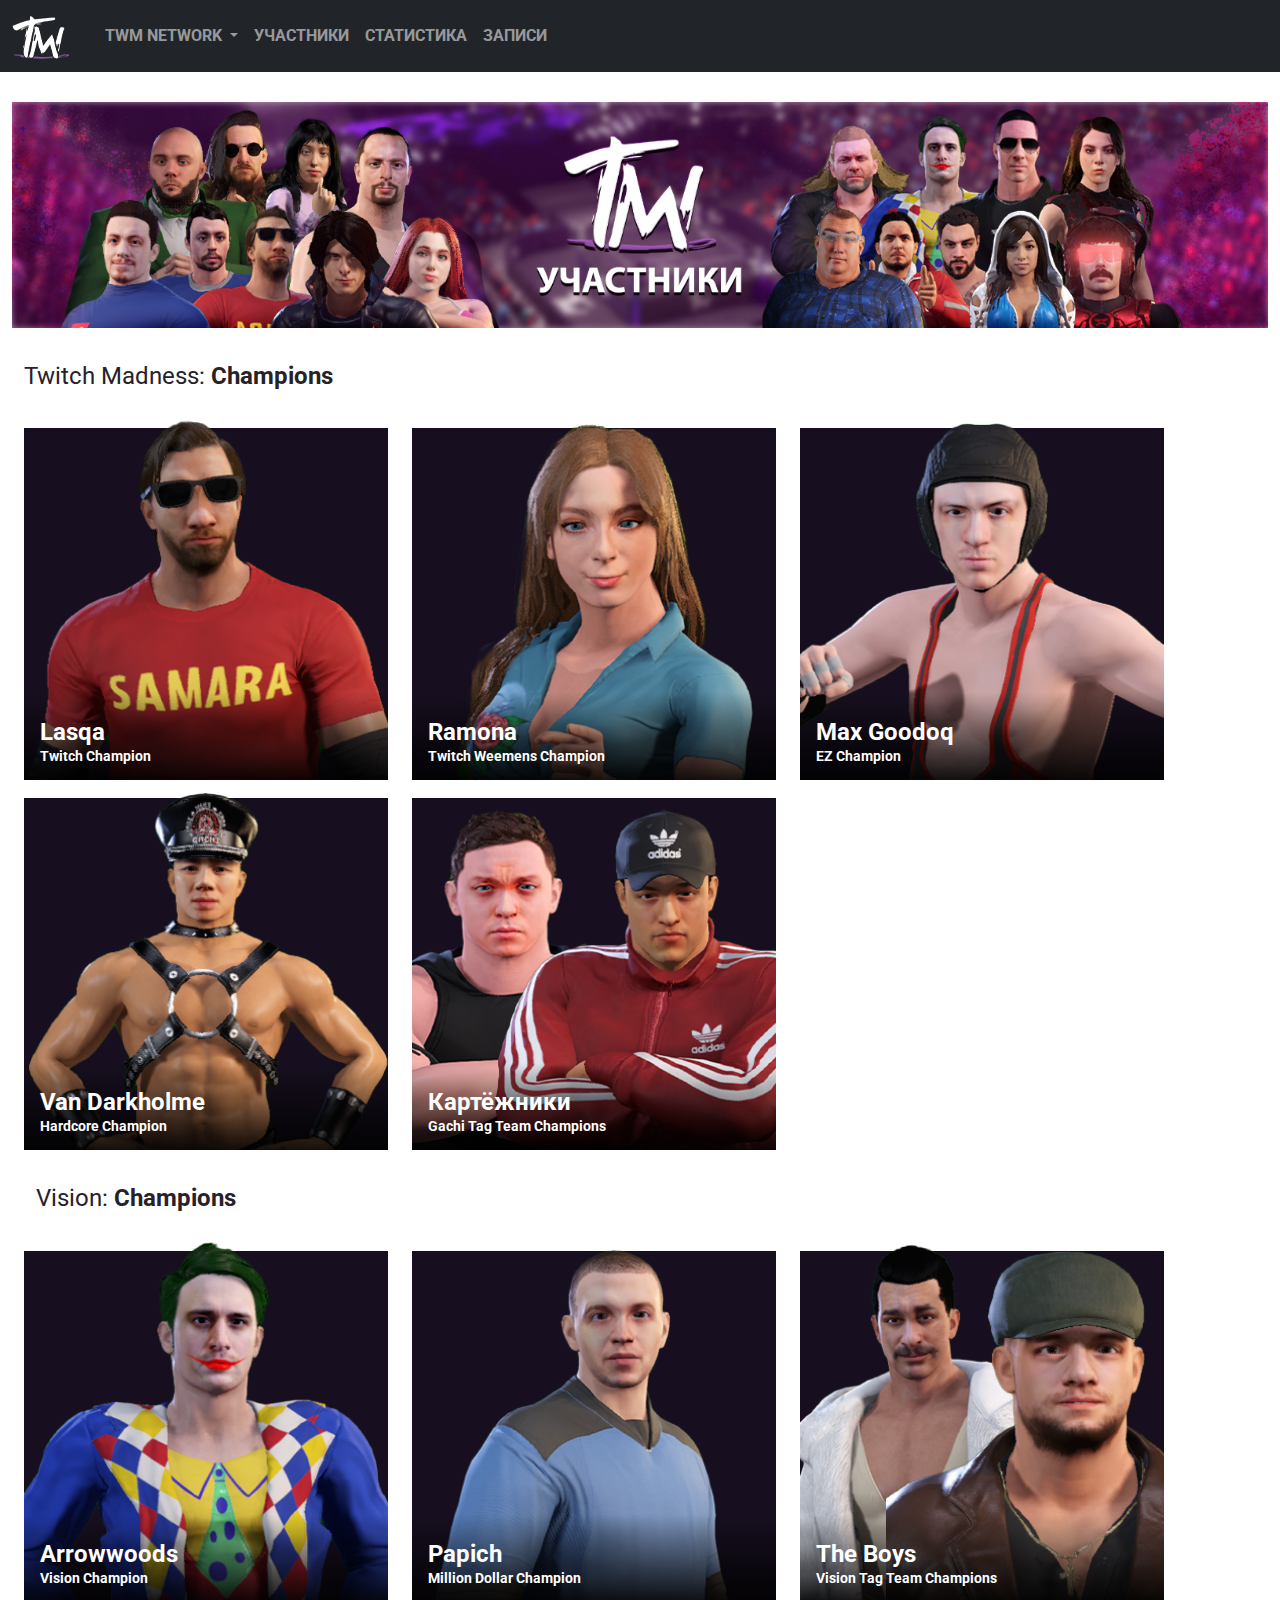
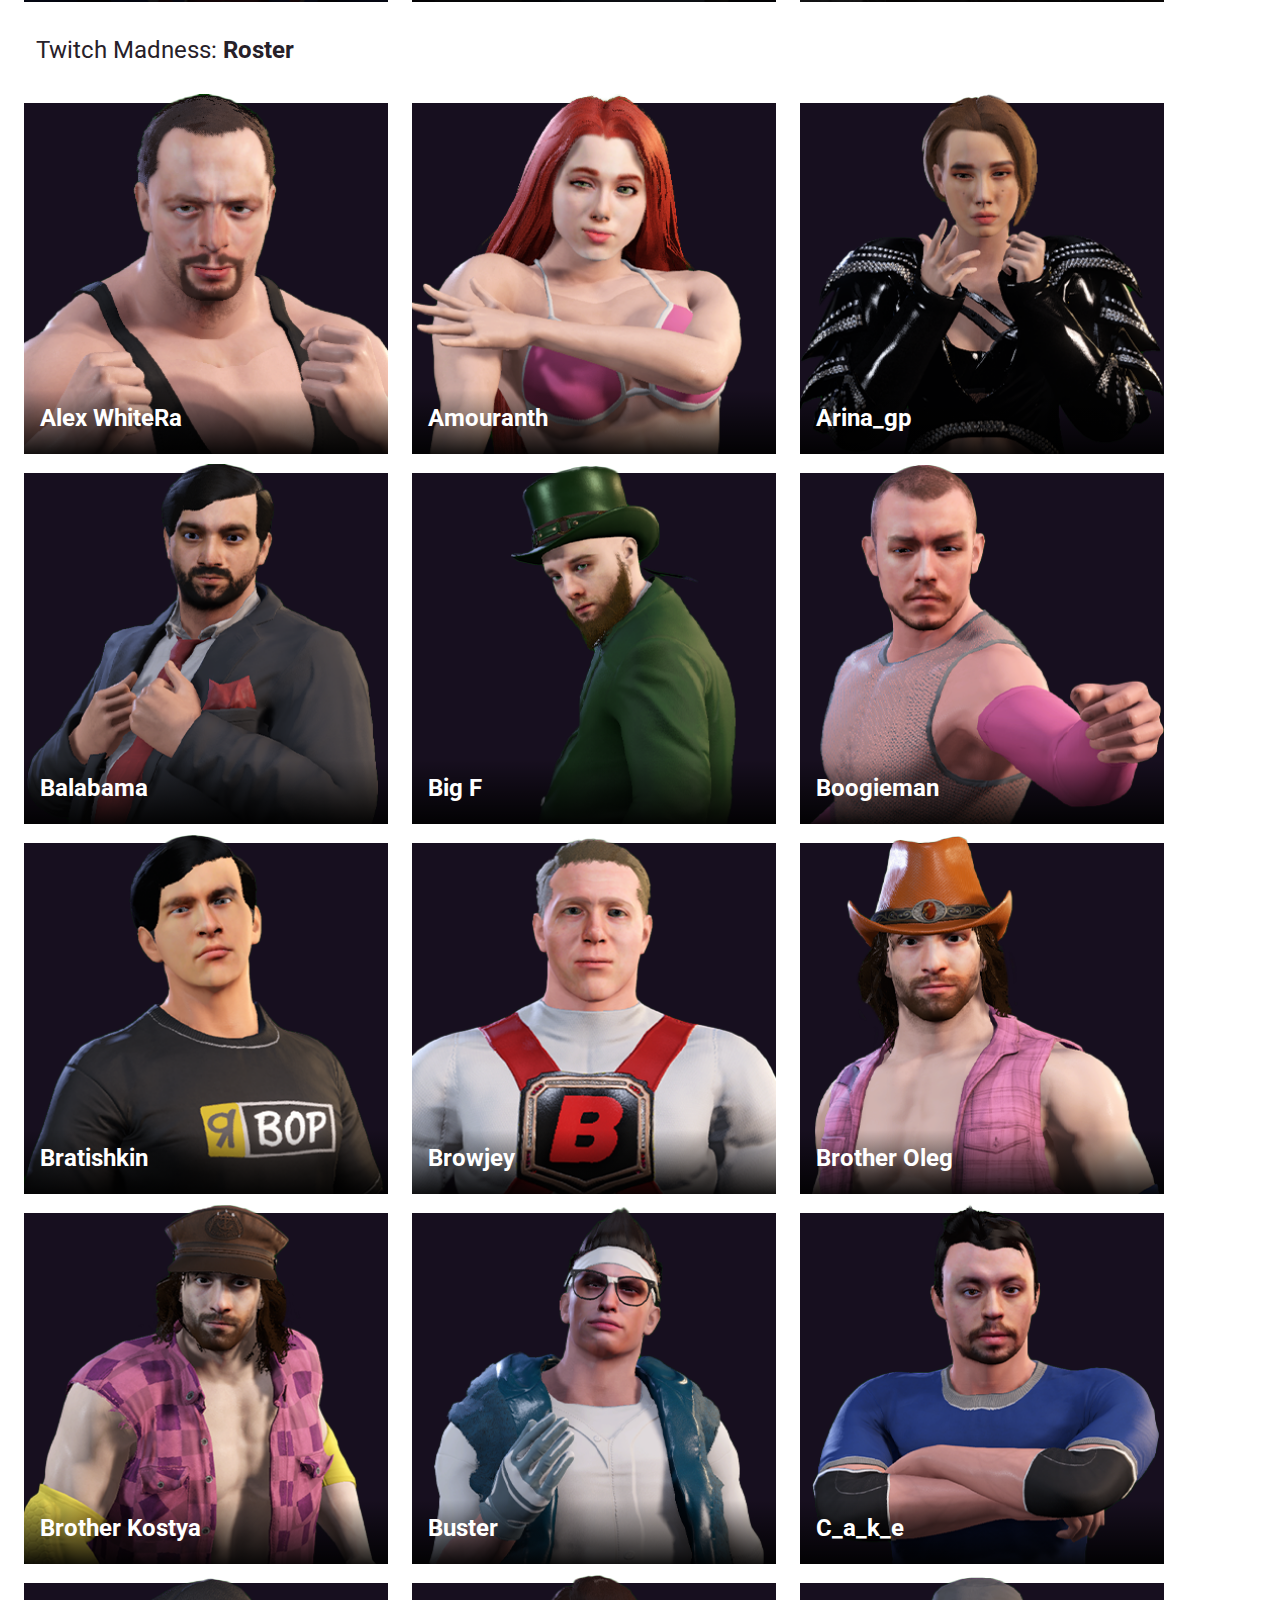
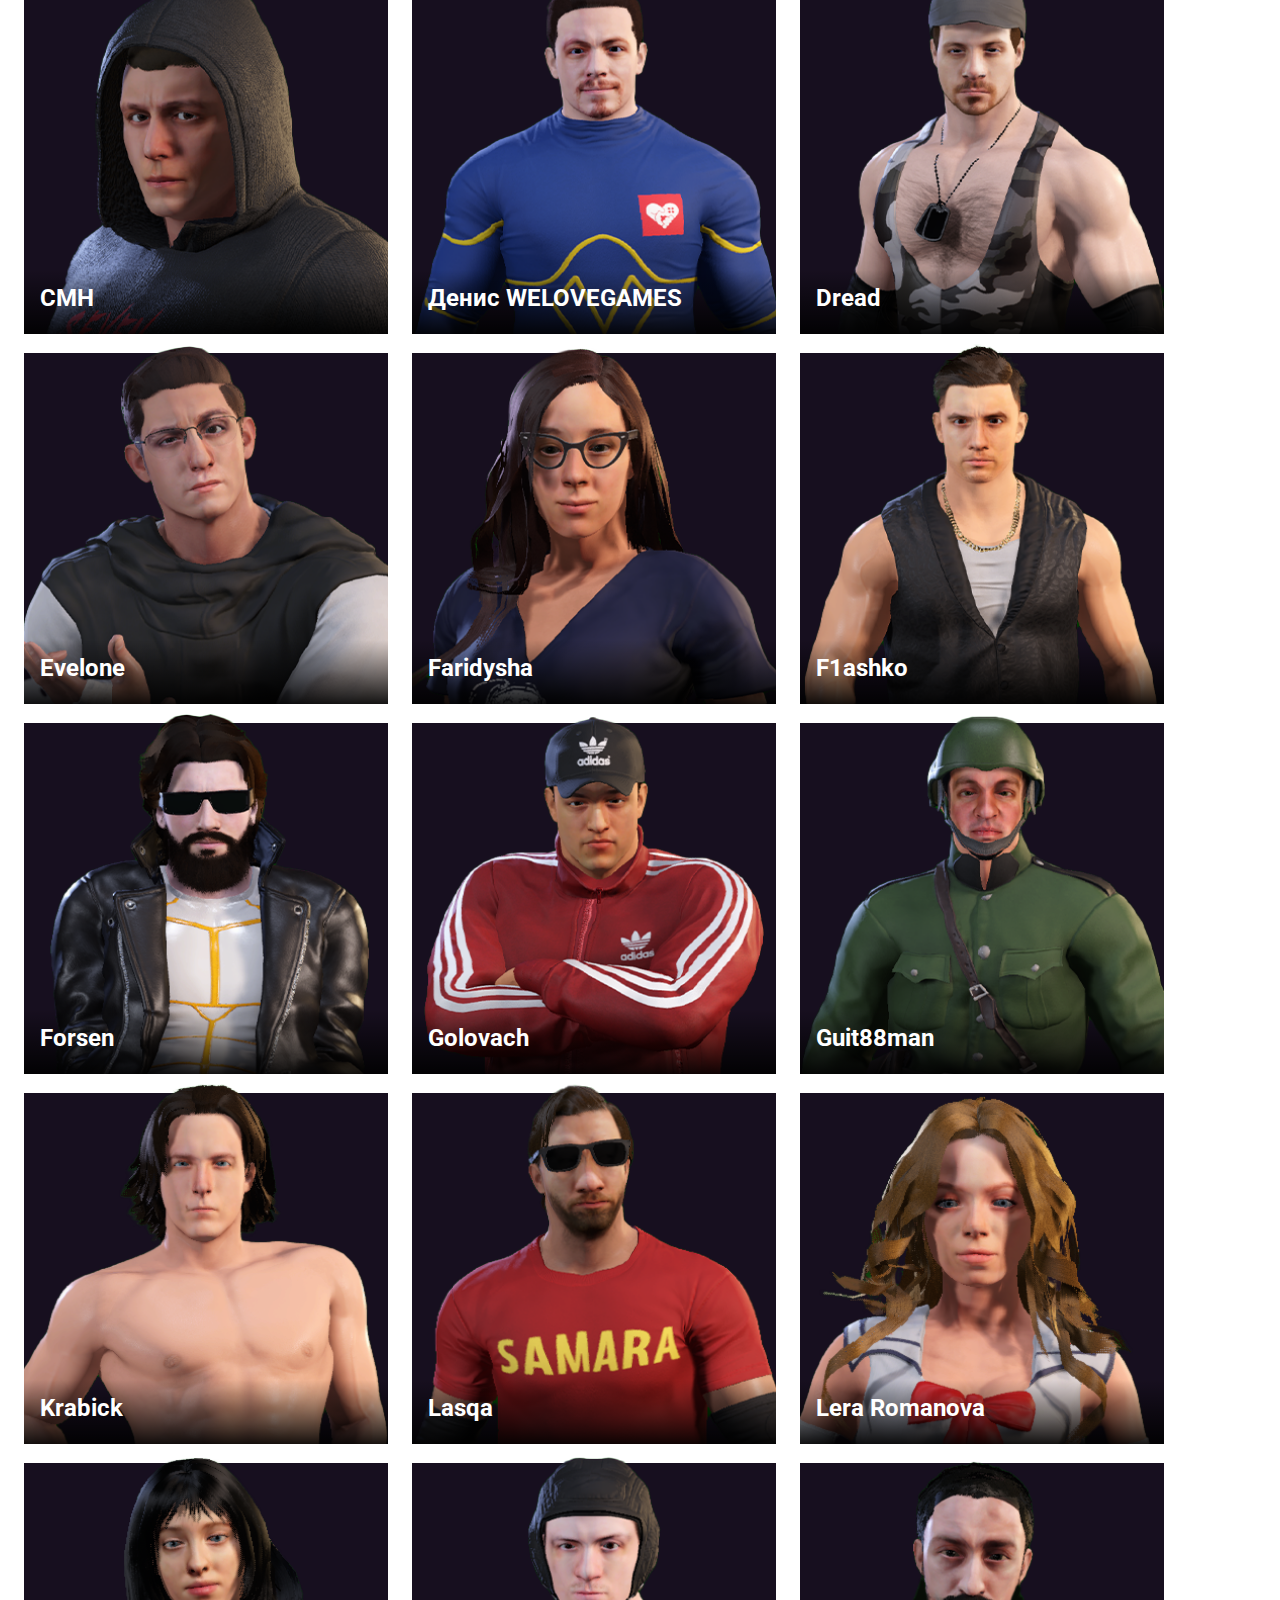
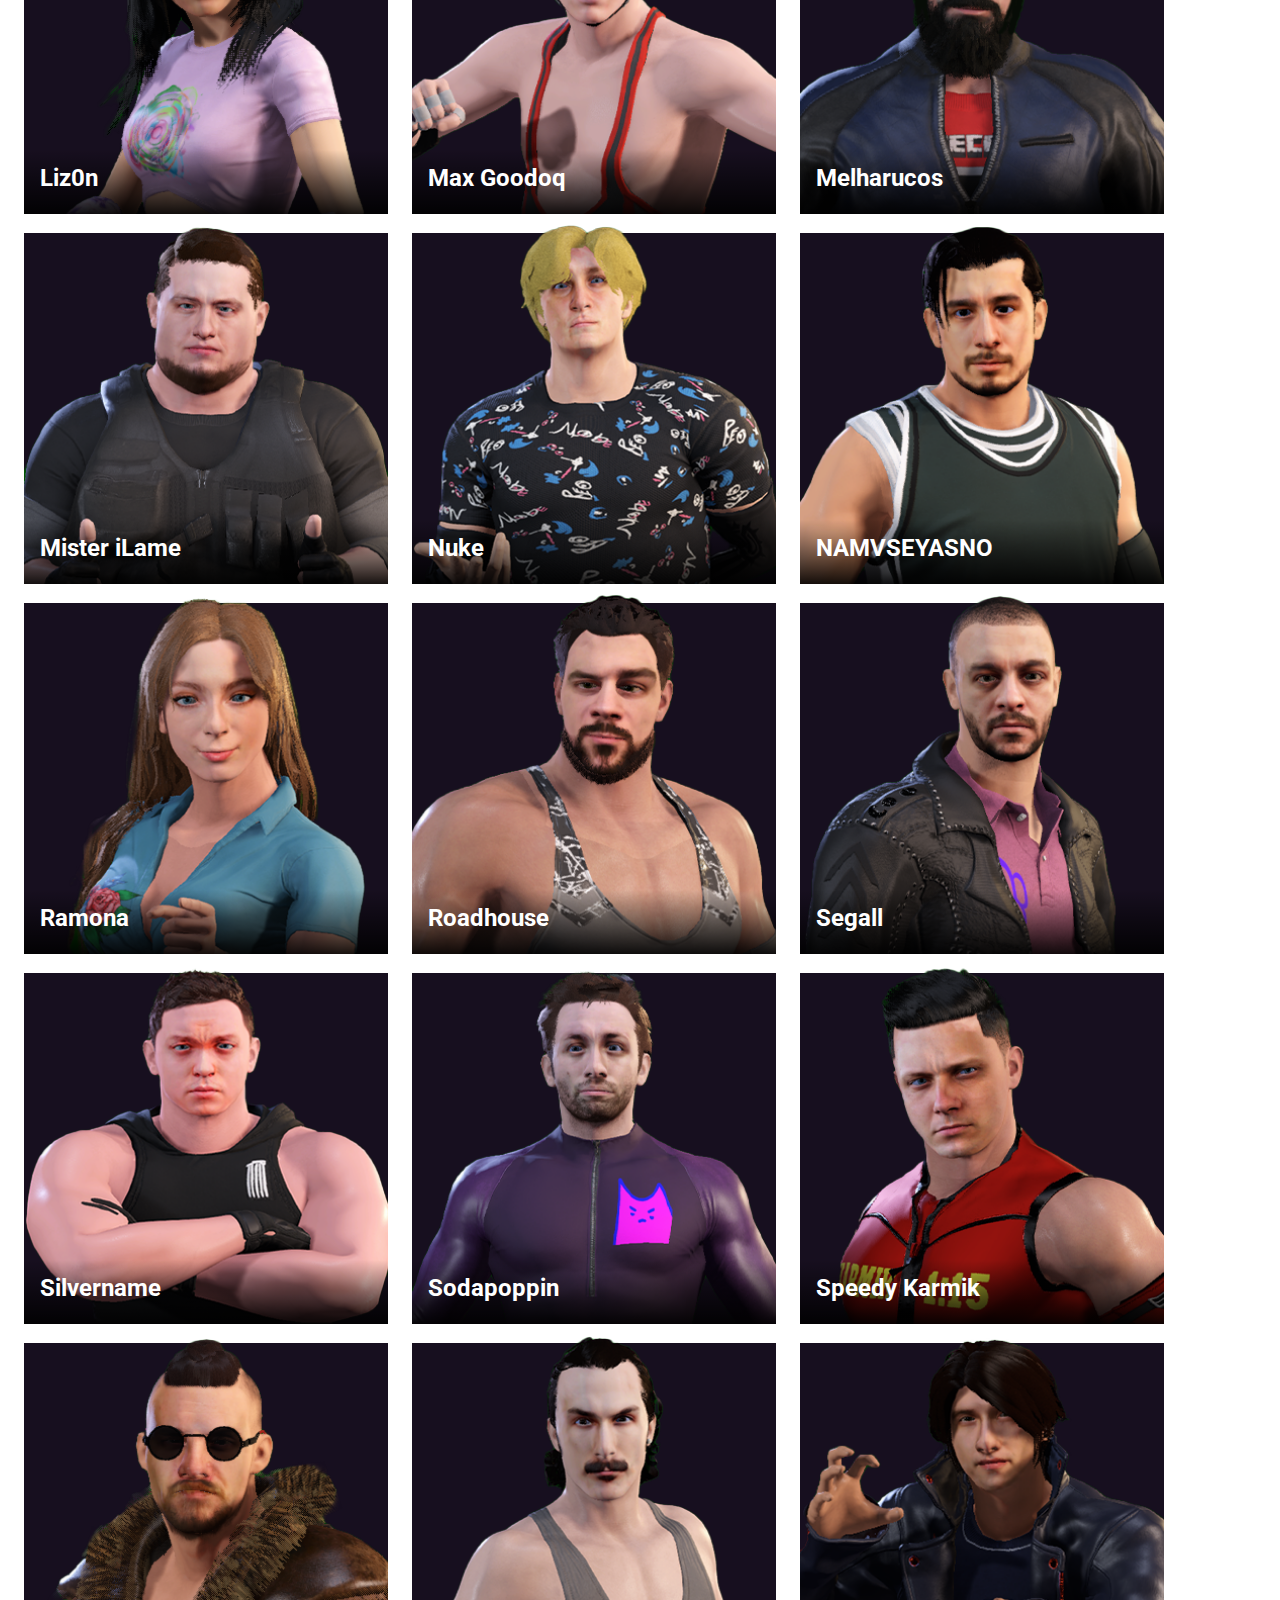
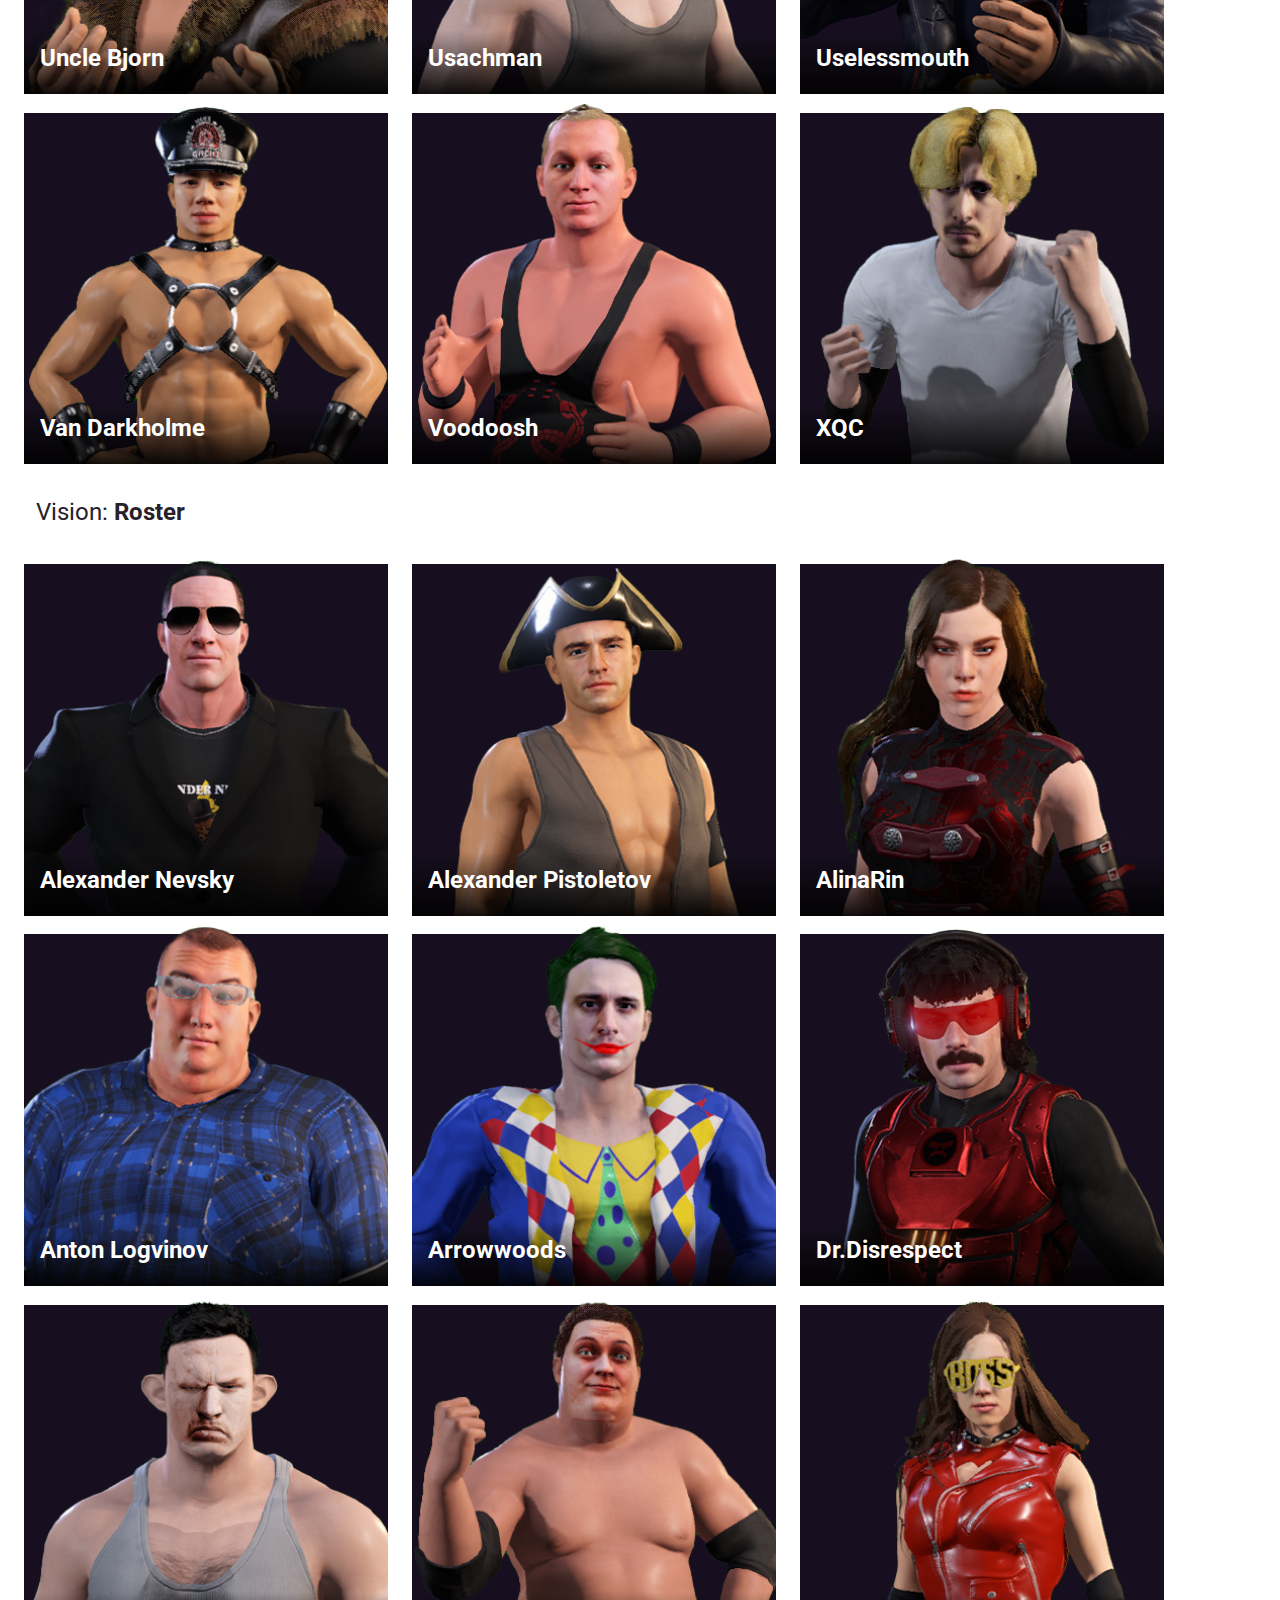
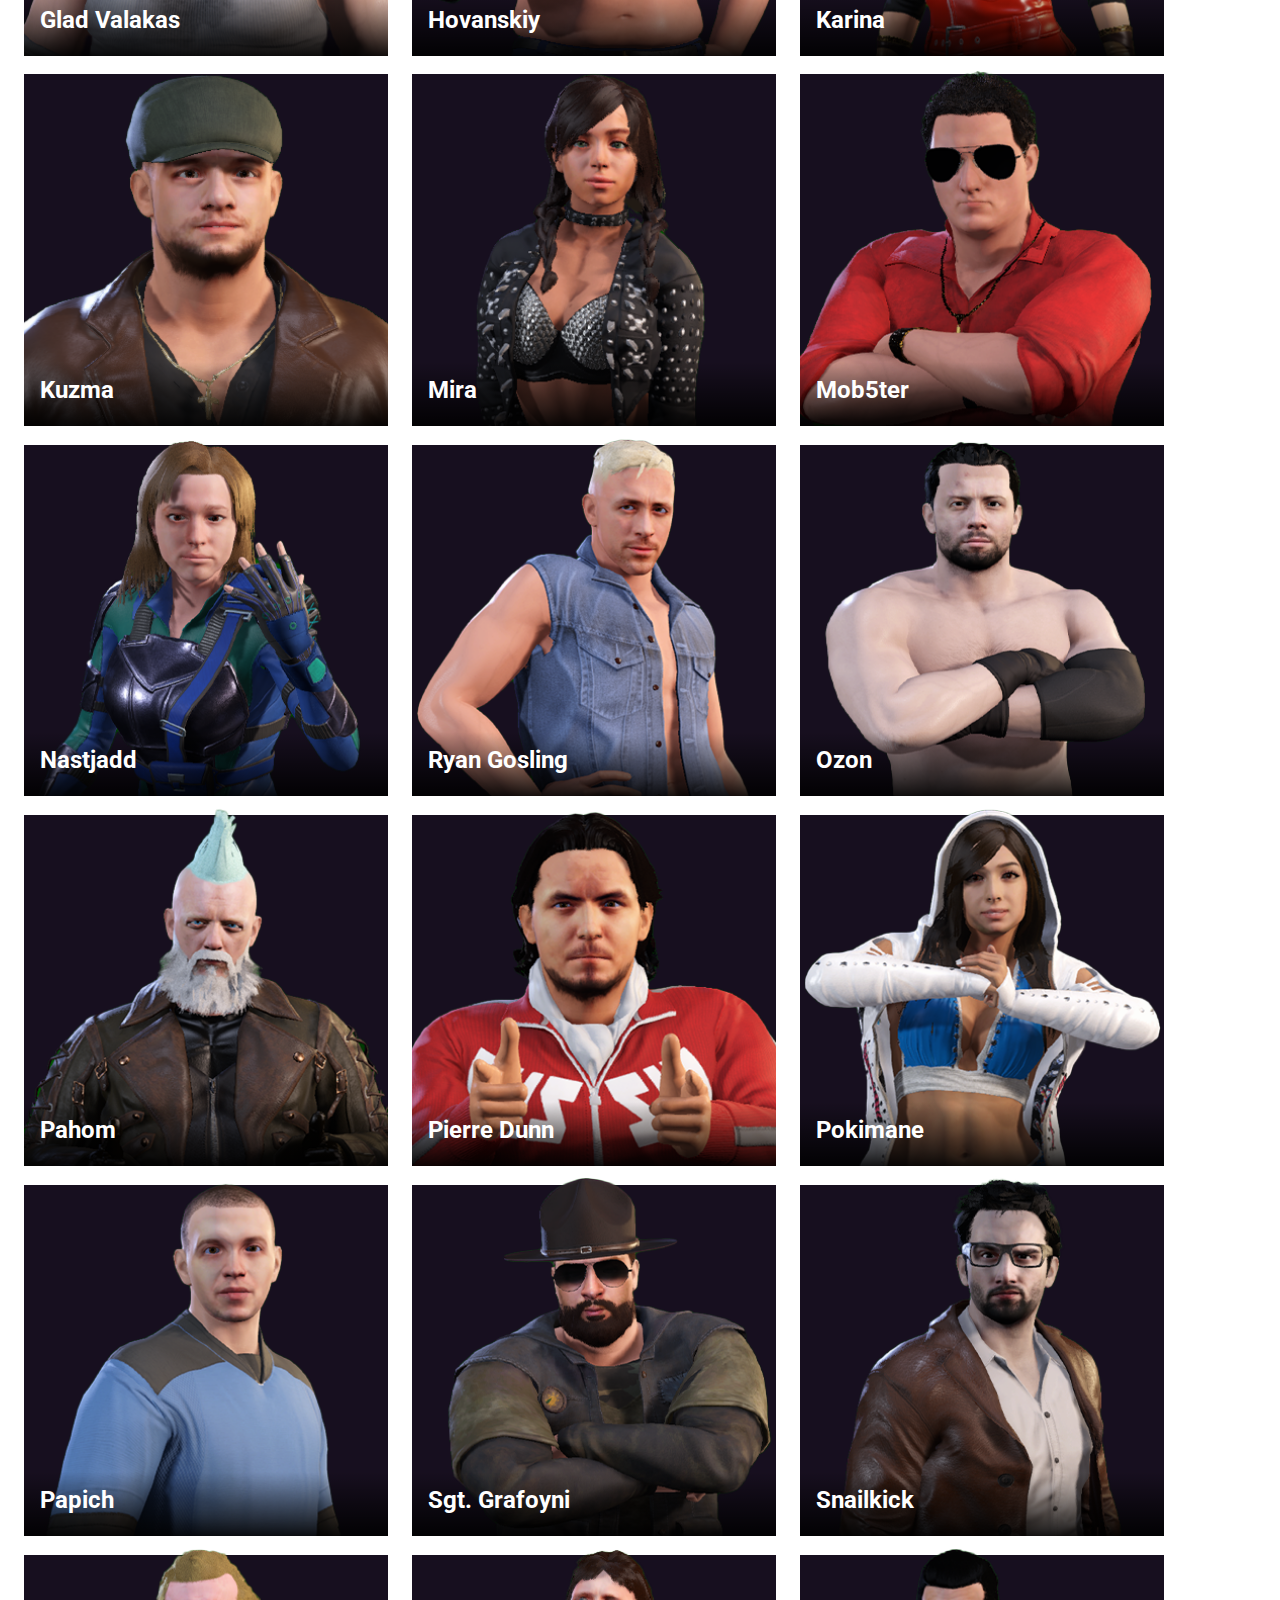
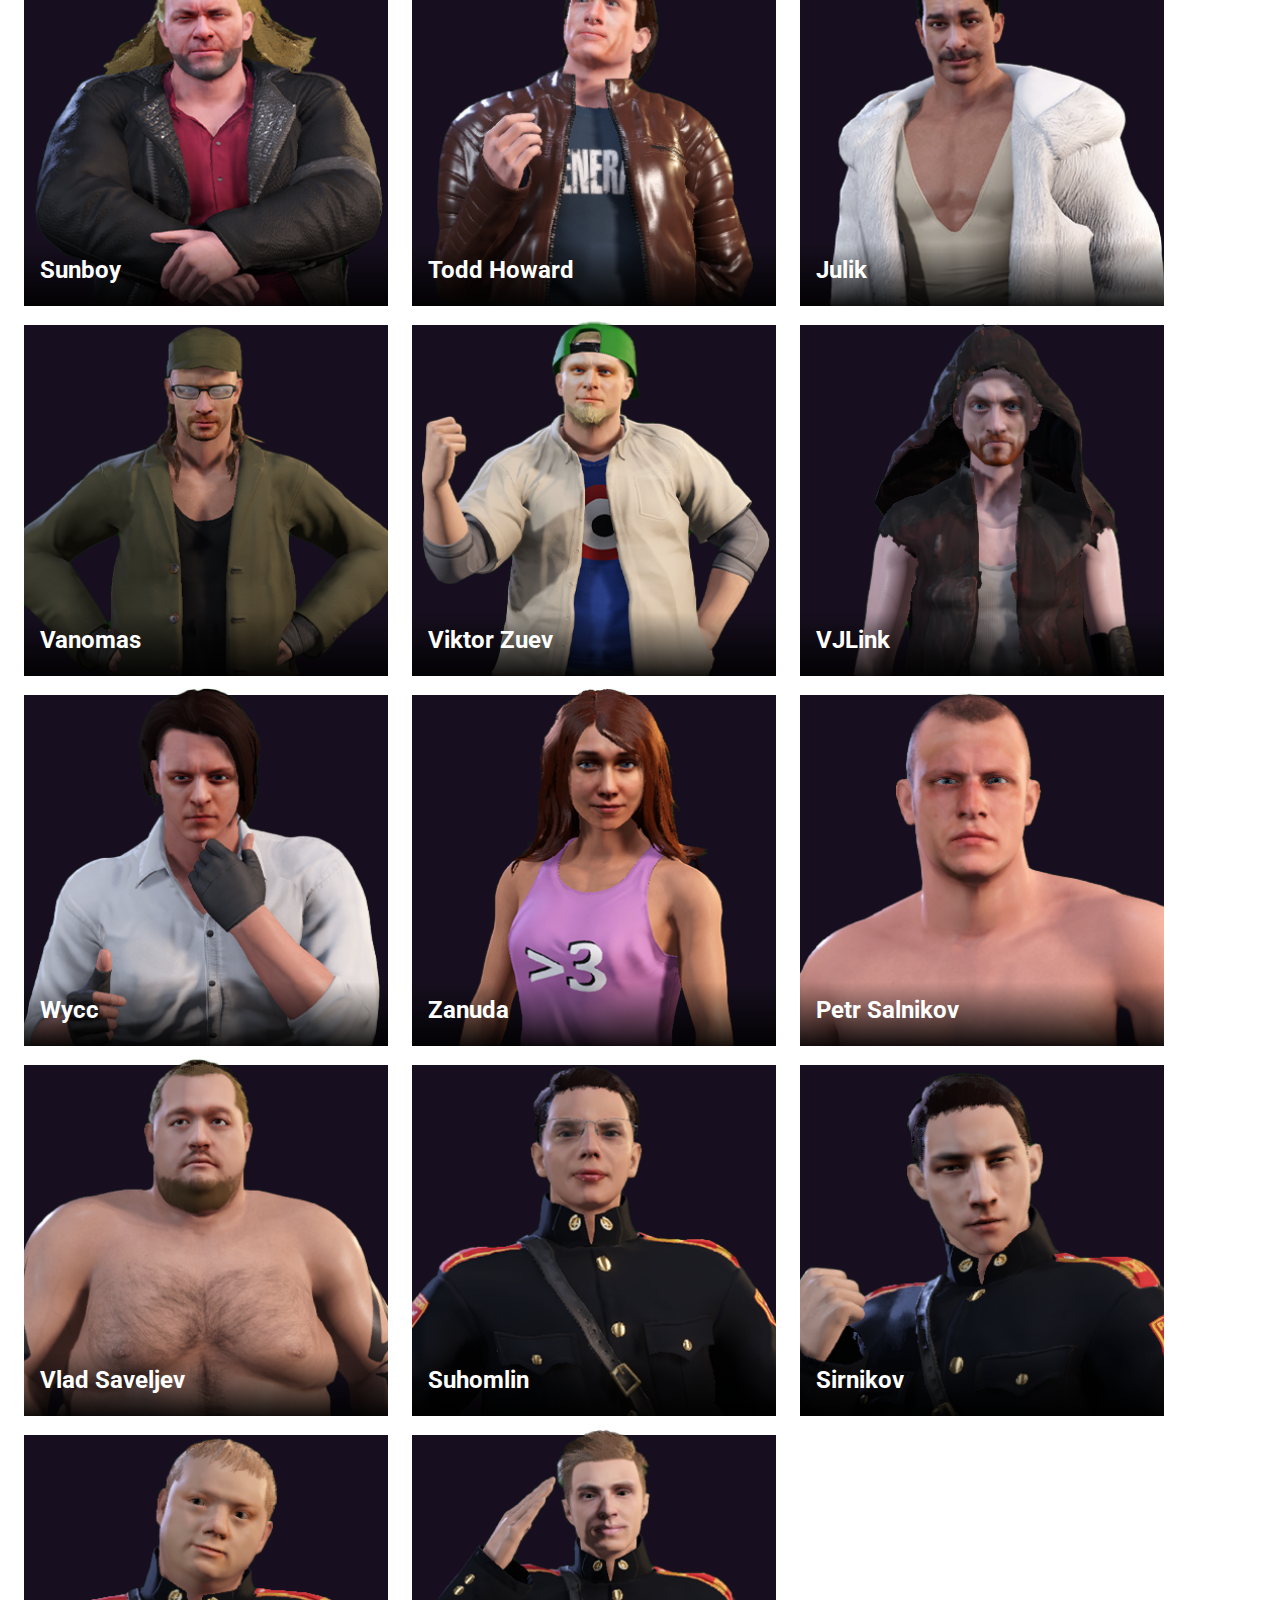
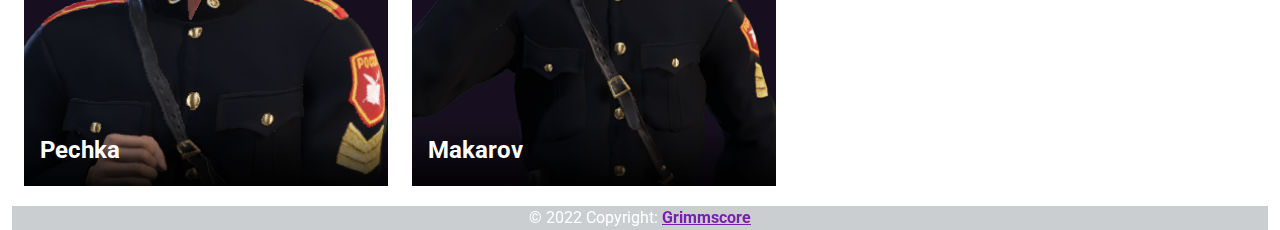
<file: index.html>
<!doctype html>
<html lang="ru">
  <head>
    <meta charset="utf-8">
    <meta name="viewport" content="width=device-width, initial-scale=1">
	<meta property="og:url" content="https://grimmscore.github.io/twitchmadness/">
	<meta property="og:image" content="https://grimmscore.github.io/twitchmadness/images/twm.jpg">
	<meta property="og:title" content="Twitch Madness Wrestling">
	<meta property="og:description" content="Twitch Madness & Vision News & Info">
	<meta property="og:type" content="website">
	<meta name="description" content="Twitch Madness & Vision News & Info">
	<meta name="keywords" content="TMW,Twitch Madness,Twitch Madness Wrestling,2022,2023,2024,2025,2026,2027,gaming">
    <title>TMW News, Results, Signatures, Vods</title>
	<link rel="apple-touch-icon" sizes="180x180" href="images/fv/apple-touch-icon.png">
	<link rel="icon" type="image/png" sizes="32x32" href="images/fv/favicon-32x32.png">
	<link rel="icon" type="image/png" sizes="16x16" href="images/fv/favicon-16x16.png">
	<link rel="manifest" href="images/fv/site.webmanifest">
	<link rel="mask-icon" href="images/fv/safari-pinned-tab.svg" color="#5bbad5">
	<link rel="icon" type="image/x-icon" href="images/fv/favicon.ico">
	<meta name="msapplication-TileColor" content="#da532c">
	<meta name="theme-color" content="#ffffff">
	<link href="styles/main2.css" rel="stylesheet">
<link href="styles/bootstrap.css" rel="stylesheet">
<script src="https://ajax.googleapis.com/ajax/libs/jquery/3.6.0/jquery.min.js"></script>
<script src="https://cdn.jsdelivr.net/npm/bootstrap@5.2.1/dist/js/bootstrap.bundle.min.js" integrity="sha384-u1OknCvxWvY5kfmNBILK2hRnQC3Pr17a+RTT6rIHI7NnikvbZlHgTPOOmMi466C8" crossorigin="anonymous"></script>
<script src="scripts/scroll.js"></script>
<script> 
$(function(){
  $("#header").load("nav.html"); 
  $("#footer").load("footer.html"); 
});
</script> 
<style>
@import url('https://fonts.googleapis.com/css2?family=Nunito:ital,wght@0,200;0,300;0,400;0,500;0,600;0,700;0,800;0,900;1,200;1,300;1,400;1,500;1,600;1,700;1,800;1,900&family=PT+Sans+Narrow:wght@400;700&family=Roboto:ital,wght@0,100;0,300;0,400;0,500;0,700;0,900;1,100;1,300;1,400;1,500;1,700;1,900&display=swap');
</style>
  </head>
  <body>
<div id="header"></div>

<div class="container">
<div class="col">
            <img style="margin-top:30px;"class="img-fluid" src="images/twm_participants.jpg">
  </div>
  </div>
<div class="container">
<div class="row row-cols-auto" style="margin:auto; padding-top:30px;">
      <p class="title" style="font-size:24px;font-weight:normal;">Twitch Madness: <b>Champions</b></p>
  </div>
</div>


<div class="container">
<div class="row row-cols-auto" style="margin:auto;">


<div class="col">
	<a href="wrestlers/lasqa.html">
	<div class="tmwrestlers-container" >
	<img class="tmwrestlers-image" src="images/wrestlers/lasqa.png">
	<div class="tmwrestlers-champions--info" aria-hidden="true">
	<div class="tmwrestlers-champions--name" itemprop="givenName">Lasqa</div>
	<div class="tmwrestlers-champions--championship">Twitch Champion</div>
	</div>
	</a>
	</div>
</div>

<div class="col">
	<a href="wrestlers/ramona.html">
	<div class="tmwrestlers-container" >
	<img class="tmwrestlers-image" src="images/wrestlers/ramona.png">
	<div class="tmwrestlers-champions--info" aria-hidden="true">
	<div class="tmwrestlers-champions--name" itemprop="givenName">Ramona</div>
	<div class="tmwrestlers-champions--championship">Twitch Weemens Champion</div>
	</div>
	</a>
	</div>
</div>


<div class="col">
<a href="wrestlers/goodoq.html">
<div class="tmwrestlers-container" >
	<img class="tmwrestlers-image" src="images/wrestlers/goodoq.png">
<div class="tmwrestlers-champions--info" aria-hidden="true">
              <div class="tmwrestlers-champions--name" itemprop="givenName">Max Goodoq</div>
              <div class="tmwrestlers-champions--championship">EZ Champion</div>
	</div>
	</a>
	</div>
</div>

<div class="col">
<a href="wrestlers/van.html">
          <div class="tmwrestlers-container" >
	<img class="tmwrestlers-image" src="images/wrestlers/van_darkholme.png">
<div class="tmwrestlers-champions--info" aria-hidden="true">
              <div class="tmwrestlers-champions--name" itemprop="givenName">Van Darkholme</div>
              <div class="tmwrestlers-champions--championship">Hardcore Champion</div>
	</div>
	</a>
	</div>
</div>

  <div class="col">
<a href="teams/cardmen.html">
          <div class="tmwrestlers-container" >
	<img class="tmwrestlers-image" src="images/teams/cardmen.png">
<div class="tmwrestlers-champions--info" aria-hidden="true">
              <div class="tmwrestlers-champions--name" itemprop="givenName">Картёжники</div>
              <div class="tmwrestlers-champions--championship">Gachi Tag Team Champions</div>
	</div>
	</a>
	</div>
</div>


</div>

<div class="container">
<div class="row row-cols-auto" style="margin:auto; padding-top:30px;">
      <p class="title" style="font-size:24px;font-weight:normal;">Vision: <b>Champions</b></p>
  </div>
</div>

<div class="row row-cols-auto" style="margin:auto;">


<div class="col">
<a href="wrestlers/arrowwoods.html">
<div class="tmwrestlers-container" >
	<img class="tmwrestlers-image" src="images/wrestlers/arrowwoods.png">
<div class="tmwrestlers-champions--info" aria-hidden="true">
              <div class="tmwrestlers-champions--name" itemprop="givenName">Arrowwoods</div>
              <div class="tmwrestlers-champions--championship">Vision Champion</div>
            </div>
          </div>
</a>
  </div>


<div class="col">
<a href="wrestlers/papich.html">
<div class="tmwrestlers-container" >
	<img class="tmwrestlers-image" src="images/wrestlers/papich.png">
<div class="tmwrestlers-champions--info" aria-hidden="true">
              <div class="tmwrestlers-champions--name" itemprop="givenName">Papich</div>
              <div class="tmwrestlers-champions--championship">Million Dollar Champion</div>
	</div>
	</a>
	</div>
</div>


<div class="col">
<a href="#">
<div class="tmwrestlers-container" >
	<img class="tmwrestlers-image" src="images/teams/theboys.png">
<div class="tmwrestlers-champions--info" aria-hidden="true">
              <div class="tmwrestlers-champions--name" itemprop="givenName">The Boys</div>
              <div class="tmwrestlers-champions--championship">Vision Tag Team Champions</div>
	</div>
	</a>
	</div>
</div>


</div>

<div class="container">
<div class="row row-cols-auto" style="margin:auto; padding-top:30px;">
      <p class="title" style="font-size:24px;font-weight:normal;">Twitch Madness: <b>Roster</b></p>
  </div>
</div>

<div class="row row-cols-auto" style="margin:auto;">


<div class="col">
<a href="wrestlers/whitera.html">
<div class="tmwrestlers-container" >
	<img class="tmwrestlers-image" src="images/wrestlers/whitera.png">
<div class="tmwrestlers-champions--info" aria-hidden="true">
              <div class="tmwrestlers--name" itemprop="givenName">Alex WhiteRa</div>
            </div>
          </div>

</a>
  </div>


<div class="col">
<a href="wrestlers/amouranth.html">
<div class="tmwrestlers-container" >
	<img class="tmwrestlers-image" src="images/wrestlers/amouranth.png">
<div class="tmwrestlers-champions--info" aria-hidden="true">
              <div class="tmwrestlers--name" itemprop="givenName">Amouranth</div>
	</div>
	</a>
	</div>
</div>

<div class="col">
<a href="wrestlers/arinagp.html">
<div class="tmwrestlers-container" >
	<img class="tmwrestlers-image" src="images/wrestlers/arina_gp.png">
<div class="tmwrestlers-champions--info" aria-hidden="true">
              <div class="tmwrestlers--name" itemprop="givenName">Arina_gp</div>
	</div>
	</a>
	</div>
</div>

<div class="col">
<a href="wrestlers/balabama.html">
<div class="tmwrestlers-container" >
	<img class="tmwrestlers-image" src="images/wrestlers/balabama.png">
<div class="tmwrestlers-champions--info" aria-hidden="true">
              <div class="tmwrestlers--name" itemprop="givenName">Balabama</div>
	</div>
	</a>
	</div>
</div>

<div class="col">
<a href="wrestlers/bigf.html">
<div class="tmwrestlers-container" >
	<img class="tmwrestlers-image" src="images/wrestlers/big_f.png">
<div class="tmwrestlers-champions--info" aria-hidden="true">
              <div class="tmwrestlers--name" itemprop="givenName">Big F</div>
            </div>
</a>
          </div>
  </div>

<div class="col">
<a href="wrestlers/boogieman.html">
<div class="tmwrestlers-container" >
	<img class="tmwrestlers-image" src="images/wrestlers/boogieman.png">
<div class="tmwrestlers-champions--info" aria-hidden="true">
              <div class="tmwrestlers--name" itemprop="givenName">Boogieman</div>
	</div>
	</a>
	</div>
</div>


<div class="col">
<a href="wrestlers/bratishkin.html">
<div class="tmwrestlers-container" >
	<img class="tmwrestlers-image" src="images/wrestlers/bratishkin.png">
<div class="tmwrestlers-champions--info" aria-hidden="true">
              <div class="tmwrestlers--name" itemprop="givenName">Bratishkin</div>
	</div>
	</a>
	</div>
</div>

<div class="col">
<a href="wrestlers/browjey.html">
<div class="tmwrestlers-container" >
	<img class="tmwrestlers-image" src="images/wrestlers/browjey.png">
<div class="tmwrestlers-champions--info" aria-hidden="true">
              <div class="tmwrestlers--name" itemprop="givenName">Browjey</div>
	</div>
	</a>
	</div>
</div>

<div class="col">
<a href="wrestlers/oleg.html">
<div class="tmwrestlers-container" >
	<img class="tmwrestlers-image" src="images/wrestlers/brother_oleg.png">
<div class="tmwrestlers-champions--info" aria-hidden="true">
              <div class="tmwrestlers--name" itemprop="givenName">Brother Oleg</div>
            </div>
</a>
          </div>
  </div>

<div class="col">
<a href="wrestlers/kostya.html">
<div class="tmwrestlers-container" >
	<img class="tmwrestlers-image" src="images/wrestlers/brother_kostya.png">
<div class="tmwrestlers-champions--info" aria-hidden="true">
              <div class="tmwrestlers--name" itemprop="givenName">Brother Kostya</div>
	</div>
	</a>
	</div>
</div>

<div class="col">
<a href="wrestlers/buster.html">
<div class="tmwrestlers-container" >
	<img class="tmwrestlers-image" src="images/wrestlers/buster.png">
<div class="tmwrestlers-champions--info" aria-hidden="true">
              <div class="tmwrestlers--name" itemprop="givenName">Buster</div>
	</div>
	</a>
	</div>
</div>

<div class="col">
<a href="wrestlers/cake.html">
<div class="tmwrestlers-container" >
	<img class="tmwrestlers-image" src="images/wrestlers/cake.png">
<div class="tmwrestlers-champions--info" aria-hidden="true">
              <div class="tmwrestlers--name" itemprop="givenName">C_a_k_e</div>
	</div>
	</a>
	</div>
</div>

<div class="col">
<a href="wrestlers/cmh.html">
<div class="tmwrestlers-container" >
	<img class="tmwrestlers-image" src="images/wrestlers/cmh.png">
<div class="tmwrestlers-champions--info" aria-hidden="true">
              <div class="tmwrestlers--name" itemprop="givenName">CMH</div>
	</div>
	</a>
	</div>
</div>

<div class="col">
<a href="wrestlers/wlg.html">
<div class="tmwrestlers-container" >
	<img class="tmwrestlers-image" src="images/wrestlers/wlg.png">
<div class="tmwrestlers-champions--info" aria-hidden="true">
              <div class="tmwrestlers--name" itemprop="givenName">Денис WELOVEGAMES</div>
            </div>
          </div>

</a>

  </div>

<div class="col">
<a href="wrestlers/dread.html">
<div class="tmwrestlers-container" >
	<img class="tmwrestlers-image" src="images/wrestlers/dread.png">
<div class="tmwrestlers-champions--info" aria-hidden="true">
              <div class="tmwrestlers--name" itemprop="givenName">Dread</div>
	</div>
	</a>
	</div>
</div>

<div class="col">
<a href="wrestlers/evelone.html">
<div class="tmwrestlers-container" >
	<img class="tmwrestlers-image" src="images/wrestlers/evelone.png">
<div class="tmwrestlers-champions--info" aria-hidden="true">
              <div class="tmwrestlers--name" itemprop="givenName">Evelone</div>
	</div>
	</a>
	</div>
</div>

<div class="col">
<a href="wrestlers/faridysha.html">
<div class="tmwrestlers-container" >
	<img class="tmwrestlers-image" src="images/wrestlers/faridysha.png">
<div class="tmwrestlers-champions--info" aria-hidden="true">
              <div class="tmwrestlers--name" itemprop="givenName">Faridysha</div>
	</div>
	</a>
	</div>
</div>

<div class="col">
<a href="wrestlers/flashko.html">
<div class="tmwrestlers-container" >
	<img class="tmwrestlers-image" src="images/wrestlers/flashko.png">
<div class="tmwrestlers-champions--info" aria-hidden="true">
              <div class="tmwrestlers--name" itemprop="givenName">F1ashko</div>
	</div>
	</a>
	</div>
</div>

<div class="col">
<a href="wrestlers/forsen.html">
<div class="tmwrestlers-container" >
	<img class="tmwrestlers-image" src="images/wrestlers/forsen.png">
<div class="tmwrestlers-champions--info" aria-hidden="true">
              <div class="tmwrestlers--name" itemprop="givenName">Forsen</div>
            </div>
          </div>

</a>
  </div>

<div class="col">
<a href="wrestlers/golovach.html">
<div class="tmwrestlers-container" >
	<img class="tmwrestlers-image" src="images/wrestlers/golovach.png">
<div class="tmwrestlers-champions--info" aria-hidden="true">
              <div class="tmwrestlers--name" itemprop="givenName">Golovach</div>
	</div>
	</a>
	</div>
</div>

<div class="col">
<a href="wrestlers/guitman.html">
<div class="tmwrestlers-container" >
	<img class="tmwrestlers-image" src="images/wrestlers/guitman.png">
<div class="tmwrestlers-champions--info" aria-hidden="true">
              <div class="tmwrestlers--name" itemprop="givenName">Guit88man</div>
	</div>
	</a>
	</div>
</div>

<div class="col">
<a href="wrestlers/krabick.html">
<div class="tmwrestlers-container" >
	<img class="tmwrestlers-image" src="images/wrestlers/krabick.png">
<div class="tmwrestlers-champions--info" aria-hidden="true">
              <div class="tmwrestlers--name" itemprop="givenName">Krabick</div>
	</div>
	</a>
	</div>
</div>

<div class="col">
<a href="wrestlers/lasqa.html">
<div class="tmwrestlers-container" >
	<img class="tmwrestlers-image" src="images/wrestlers/lasqa.png">
<div class="tmwrestlers-champions--info" aria-hidden="true">
              <div class="tmwrestlers--name" itemprop="givenName">Lasqa</div>
            </div>
          </div>

</a>
  </div>

<div class="col">
<a href="wrestlers/romanova_lera.html">
<div class="tmwrestlers-container" >
	<img class="tmwrestlers-image" src="images/wrestlers/romanovalera.png">
<div class="tmwrestlers-champions--info" aria-hidden="true">
              <div class="tmwrestlers--name" itemprop="givenName">Lera Romanova</div>
	</div>
	</a>
	</div>
</div>

<div class="col">
<a href="wrestlers/lizon.html">
<div class="tmwrestlers-container" >
	<img class="tmwrestlers-image" src="images/wrestlers/lizon.png">
<div class="tmwrestlers-champions--info" aria-hidden="true">
              <div class="tmwrestlers--name" itemprop="givenName">Liz0n</div>
	</div>
	</a>
	</div>
</div>

<div class="col">
<a href="wrestlers/goodoq.html">
<div class="tmwrestlers-container" >
	<img class="tmwrestlers-image" src="images/wrestlers/goodoq.png">
<div class="tmwrestlers-champions--info" aria-hidden="true">
              <div class="tmwrestlers--name" itemprop="givenName">Max Goodoq</div>
	</div>
	</a>
	</div>
</div>

<div class="col">
<a href="wrestlers/melharucos.html">
<div class="tmwrestlers-container" >
	<img class="tmwrestlers-image" src="images/wrestlers/melharucos.png">
<div class="tmwrestlers-champions--info" aria-hidden="true">
              <div class="tmwrestlers--name" itemprop="givenName">Melharucos</div>
            </div>
          </div>
</a>
  </div>

<div class="col">
<a href="wrestlers/ilame.html">
<div class="tmwrestlers-container" >
	<img class="tmwrestlers-image" src="images/wrestlers/ilame.png">
<div class="tmwrestlers-champions--info" aria-hidden="true">
              <div class="tmwrestlers--name" itemprop="givenName">Mister iLame</div>
	</div>
	</a>
	</div>
</div>

<div class="col">
<a href="wrestlers/nuke.html">
<div class="tmwrestlers-container" >
	<img class="tmwrestlers-image" src="images/wrestlers/nuke.png">
<div class="tmwrestlers-champions--info" aria-hidden="true">
              <div class="tmwrestlers--name" itemprop="givenName">Nuke</div>
	</div>
	</a>
	</div>
</div>

<div class="col">
<a href="wrestlers/namvseyasno.html">
<div class="tmwrestlers-container" >
	<img class="tmwrestlers-image" src="images/wrestlers/namvseyasno.png">
<div class="tmwrestlers-champions--info" aria-hidden="true">
              <div class="tmwrestlers--name" itemprop="givenName">NAMVSEYASNO</div>
	</div>
	</a>
	</div>
</div>

<div class="col">
<a href="wrestlers/ramona.html">
<div class="tmwrestlers-container" >
	<img class="tmwrestlers-image" src="images/wrestlers/ramona.png">
<div class="tmwrestlers-champions--info" aria-hidden="true">
              <div class="tmwrestlers--name" itemprop="givenName">Ramona</div>
            </div>
          </div>
</a>
  </div>

<div class="col">
<a href="wrestlers/roadhouse.html">
<div class="tmwrestlers-container" >
	<img class="tmwrestlers-image" src="images/wrestlers/roadhouse.png">
<div class="tmwrestlers-champions--info" aria-hidden="true">
              <div class="tmwrestlers--name" itemprop="givenName">Roadhouse</div>
	</div>
	</a>
	</div>
</div>

<div class="col">
<a href="wrestlers/segall.html">
<div class="tmwrestlers-container" >
	<img class="tmwrestlers-image" src="images/wrestlers/segall.png">
<div class="tmwrestlers-champions--info" aria-hidden="true">
              <div class="tmwrestlers--name" itemprop="givenName">Segall</div>
	</div>
	</a>
	</div>
</div>

<div class="col">
<a href="wrestlers/silvername.html">
<div class="tmwrestlers-container" >
	<img class="tmwrestlers-image" src="images/wrestlers/silvername.png">
<div class="tmwrestlers-champions--info" aria-hidden="true">
              <div class="tmwrestlers--name" itemprop="givenName">Silvername</div>
	</div>
	</a>
	</div>
</div>

<div class="col">
<a href="wrestlers/sodapoppin.html">
<div class="tmwrestlers-container" >
	<img class="tmwrestlers-image" src="images/wrestlers/sodapoppin.png">
<div class="tmwrestlers-champions--info" aria-hidden="true">
              <div class="tmwrestlers--name" itemprop="givenName">Sodapoppin</div>
            </div>
</a>
          </div>
  </div>

<div class="col">
<a href="wrestlers/karmik.html">
<div class="tmwrestlers-container" >
	<img class="tmwrestlers-image" src="images/wrestlers/karmik.png">
<div class="tmwrestlers-champions--info" aria-hidden="true">
              <div class="tmwrestlers--name" itemprop="givenName">Speedy Karmik</div>
	</div>
	</a>
	</div>
</div>

<div class="col">
<a href="wrestlers/unclebjorn.html">
<div class="tmwrestlers-container" >
	<img class="tmwrestlers-image" src="images/wrestlers/unclebjorn.png">
<div class="tmwrestlers-champions--info" aria-hidden="true">
              <div class="tmwrestlers--name" itemprop="givenName">Uncle Bjorn</div>
	</div>
	</a>
	</div>
</div>

<div class="col">
<a href="wrestlers/usachman.html">
<div class="tmwrestlers-container" >
	<img class="tmwrestlers-image" src="images/wrestlers/usachman.png">
<div class="tmwrestlers-champions--info" aria-hidden="true">
              <div class="tmwrestlers--name" itemprop="givenName">Usachman</div>
	</div>
	</a>
	</div>
</div>

<div class="col">
<a href="wrestlers/uselessmouth.html">
<div class="tmwrestlers-container" >
	<img class="tmwrestlers-image" src="images/wrestlers/uselessmouth.png">
<div class="tmwrestlers-champions--info" aria-hidden="true">
              <div class="tmwrestlers--name" itemprop="givenName">Uselessmouth</div>
            </div>
</a>
          </div>
  </div>

<div class="col">
<a href="wrestlers/van.html">
<div class="tmwrestlers-container" >
	<img class="tmwrestlers-image" src="images/wrestlers/van_darkholme.png">
<div class="tmwrestlers-champions--info" aria-hidden="true">
              <div class="tmwrestlers--name" itemprop="givenName">Van Darkholme</div>
	</div>
	</a>
	</div>
</div>

<div class="col">
<a href="wrestlers/voodoosh.html">
<div class="tmwrestlers-container" >
	<img class="tmwrestlers-image" src="images/wrestlers/voodoosh.png">
<div class="tmwrestlers-champions--info" aria-hidden="true">
              <div class="tmwrestlers--name" itemprop="givenName">Voodoosh</div>
	</div>
	</a>
	</div>
</div>

<div class="col">
<a href="wrestlers/xqc.html">
<div class="tmwrestlers-container" >
	<img class="tmwrestlers-image" src="images/wrestlers/xqc.png">
<div class="tmwrestlers-champions--info" aria-hidden="true">
              <div class="tmwrestlers--name" itemprop="givenName">XQC</div>
	</div>
	</a>
	</div>
</div>


</div>

<div class="container">
<div class="row row-cols-auto" style="margin:auto; padding-top:30px;">
      <p class="title" style="font-size:24px;font-weight:normal;">Vision: <b>Roster</b></p>
  </div>
</div>

<div class="row row-cols-auto" style="margin:auto;">


<div class="col">
<a href="wrestlers/nevsky.html">
<div class="tmwrestlers-container" >
	<img class="tmwrestlers-image" src="images/wrestlers/nevsky.png">
<div class="tmwrestlers-champions--info" aria-hidden="true">
              <div class="tmwrestlers--name" itemprop="givenName">Alexander Nevsky</div>
	</div>
	</a>
	</div>
</div>

<div class="col">
<a href="wrestlers/pistoletov.html">
<div class="tmwrestlers-container" >
	<img class="tmwrestlers-image" src="images/wrestlers/pistoletov.png">
<div class="tmwrestlers-champions--info" aria-hidden="true">
              <div class="tmwrestlers--name" itemprop="givenName">Alexander Pistoletov</div>
	</div>
	</a>
	</div>
</div>

<div class="col">
<a href="wrestlers/alinarin.html">
<div class="tmwrestlers-container" >
	<img class="tmwrestlers-image" src="images/wrestlers/alinarin.png">
<div class="tmwrestlers-champions--info" aria-hidden="true">
              <div class="tmwrestlers--name" itemprop="givenName">AlinaRin</div>
            </div>
</a>
 </div>
  </div>

<div class="col">
<a href="wrestlers/logvinov.html">
<div class="tmwrestlers-container" >
	<img class="tmwrestlers-image" src="images/wrestlers/logvinov.png">
<div class="tmwrestlers-champions--info" aria-hidden="true">
              <div class="tmwrestlers--name" itemprop="givenName">Anton Logvinov</div>
	</div>
	</a>
	</div>
</div>

<div class="col">
<a href="wrestlers/arrowwoods.html">
<div class="tmwrestlers-container" >
	<img class="tmwrestlers-image" src="images/wrestlers/arrowwoods.png">
<div class="tmwrestlers-champions--info" aria-hidden="true">
              <div class="tmwrestlers--name" itemprop="givenName">Arrowwoods</div>
            </div>
</a>
          </div>
  </div>

<div class="col">
<a href="wrestlers/drdisrespect.html">
<div class="tmwrestlers-container" >
	<img class="tmwrestlers-image" src="images/wrestlers/doc.png">
<div class="tmwrestlers-champions--info" aria-hidden="true">
              <div class="tmwrestlers--name" itemprop="givenName">Dr.Disrespect</div>
	</div>
	</a>
	</div>
</div>

<div class="col">
<a href="wrestlers/valakas.html">
<div class="tmwrestlers-container" >
	<img class="tmwrestlers-image" src="images/wrestlers/valakas.png">
<div class="tmwrestlers-champions--info" aria-hidden="true">
              <div class="tmwrestlers--name" itemprop="givenName">Glad Valakas</div>
	</div>
	</a>
	</div>
</div>

<div class="col">
<a href="wrestlers/hovanskiy.html">
<div class="tmwrestlers-container" >
	<img class="tmwrestlers-image" src="images/wrestlers/hovanskiy.png">
<div class="tmwrestlers-champions--info" aria-hidden="true">
              <div class="tmwrestlers--name" itemprop="givenName">Hovanskiy</div>
	</div>
	</a>
	</div>
</div>

<div class="col">
<a href="wrestlers/karina.html">
<div class="tmwrestlers-container" >
	<img class="tmwrestlers-image" src="images/wrestlers/karina.png">
<div class="tmwrestlers-champions--info" aria-hidden="true">
              <div class="tmwrestlers--name" itemprop="givenName">Karina</div>
            </div>
          </div>
</a>
  </div>

<div class="col">
<a href="wrestlers/kuzma.html">
<div class="tmwrestlers-container" >
	<img class="tmwrestlers-image" src="images/wrestlers/kuzma.png">
<div class="tmwrestlers-champions--info" aria-hidden="true">
              <div class="tmwrestlers--name" itemprop="givenName">Kuzma</div>
	</div>
	</a>
	</div>
</div>

<div class="col">
<a href="wrestlers/mira.html">
<div class="tmwrestlers-container" >
	<img class="tmwrestlers-image" src="images/wrestlers/mira.png">
<div class="tmwrestlers-champions--info" aria-hidden="true">
              <div class="tmwrestlers--name" itemprop="givenName">Mira</div>
	</div>
	</a>
	</div>
</div>

<div class="col">
<a href="wrestlers/mobster.html">
<div class="tmwrestlers-container" >
	<img class="tmwrestlers-image" src="images/wrestlers/mobster.png">
<div class="tmwrestlers-champions--info" aria-hidden="true">
              <div class="tmwrestlers--name" itemprop="givenName">Mob5ter</div>
	</div>
	</a>
	</div>
</div>

<div class="col">
<a href="wrestlers/nastjadd.html">
<div class="tmwrestlers-container" >
	<img class="tmwrestlers-image" src="images/wrestlers/nastjadd.png">
<div class="tmwrestlers-champions--info" aria-hidden="true">
              <div class="tmwrestlers--name" itemprop="givenName">Nastjadd</div>
            </div>
          </div>

</a>
  </div>
  
<div class="col">
<a href="wrestlers/gosling.html">
<div class="tmwrestlers-container" >
	<img class="tmwrestlers-image" src="images/wrestlers/gosling.png">
<div class="tmwrestlers-champions--info" aria-hidden="true">
              <div class="tmwrestlers--name" itemprop="givenName">Ryan Gosling</div>
	</div>
	</a>
	</div>
</div> 
  
<div class="col">
<a href="wrestlers/ozon.html">
<div class="tmwrestlers-container" >
	<img class="tmwrestlers-image" src="images/wrestlers/ozon.png">
<div class="tmwrestlers-champions--info" aria-hidden="true">
              <div class="tmwrestlers--name" itemprop="givenName">Ozon</div>
	</div>
	</a>
	</div>
</div>

<div class="col">
<a href="wrestlers/pahom.html">
<div class="tmwrestlers-container" >
	<img class="tmwrestlers-image" src="images/wrestlers/pahom.png">
<div class="tmwrestlers-champions--info" aria-hidden="true">
              <div class="tmwrestlers--name" itemprop="givenName">Pahom</div>
	</div>
	</a>
	</div>
</div>

<div class="col">
<a href="wrestlers/maddyson.html">
<div class="tmwrestlers-container" >
	<img class="tmwrestlers-image" src="images/wrestlers/pierredunn.png">
<div class="tmwrestlers-champions--info" aria-hidden="true">
              <div class="tmwrestlers--name" itemprop="givenName">Pierre Dunn</div>
            </div>
</a>
          </div>
  </div>

<div class="col">
<a href="wrestlers/pokimane.html">
<div class="tmwrestlers-container" >
	<img class="tmwrestlers-image" src="images/wrestlers/pokimane.png">
<div class="tmwrestlers-champions--info" aria-hidden="true">
              <div class="tmwrestlers--name" itemprop="givenName">Pokimane</div>
	</div>
	</a>
	</div>
</div>

<div class="col">
<a href="wrestlers/papich.html">
<div class="tmwrestlers-container" >
	<img class="tmwrestlers-image" src="images/wrestlers/papich.png">
<div class="tmwrestlers-champions--info" aria-hidden="true">
              <div class="tmwrestlers--name" itemprop="givenName">Papich</div>
	</div>
	</a>
	</div>
</div>

<div class="col">
<a href="wrestlers/grafoyni.html">
<div class="tmwrestlers-container" >
	<img class="tmwrestlers-image" src="images/wrestlers/grafoyni.png">
<div class="tmwrestlers-champions--info" aria-hidden="true">
              <div class="tmwrestlers--name" itemprop="givenName">Sgt. Grafoyni</div>
	</div>
	</a>
	</div>
</div>

<div class="col">
<a href="wrestlers/snailkick.html">
<div class="tmwrestlers-container" >
	<img class="tmwrestlers-image" src="images/wrestlers/snailkick.png">
<div class="tmwrestlers-champions--info" aria-hidden="true">
              <div class="tmwrestlers--name" itemprop="givenName">Snailkick</div>
            </div>
</a>
          </div>
  </div>

<div class="col">
<a href="wrestlers/sunboy.html">
<div class="tmwrestlers-container" >
	<img class="tmwrestlers-image" src="images/wrestlers/sunboy.png">
<div class="tmwrestlers-champions--info" aria-hidden="true">
              <div class="tmwrestlers--name" itemprop="givenName">Sunboy</div>
	</div>
	</a>
	</div>
</div>

<div class="col">
<a href="wrestlers/toddhoward.html">
<div class="tmwrestlers-container" >
	<img class="tmwrestlers-image" src="images/wrestlers/toddhoward.png">
<div class="tmwrestlers-champions--info" aria-hidden="true">
              <div class="tmwrestlers--name" itemprop="givenName">Todd Howard</div>
	</div>
	</a>
	</div>
</div>

<div class="col">
<a href="wrestlers/julik.html">
<div class="tmwrestlers-container" >
	<img class="tmwrestlers-image" src="images/wrestlers/julik.png">
<div class="tmwrestlers-champions--info" aria-hidden="true">
              <div class="tmwrestlers--name" itemprop="givenName">Julik</div>
	</div>
	</a>
	</div>
</div>

<div class="col">
<a href="wrestlers/vanomas.html">
<div class="tmwrestlers-container" >
	<img class="tmwrestlers-image" src="images/wrestlers/vanomas.png">
<div class="tmwrestlers-champions--info" aria-hidden="true">
              <div class="tmwrestlers--name" itemprop="givenName">Vanomas</div>
            </div>
</a>
          </div>
  </div>

<div class="col">
<a href="wrestlers/zuev.html">
<div class="tmwrestlers-container" >
	<img class="tmwrestlers-image" src="images/wrestlers/zuev.png">
<div class="tmwrestlers-champions--info" aria-hidden="true">
              <div class="tmwrestlers--name" itemprop="givenName">Viktor Zuev</div>
	</div>
	</a>
	</div>
</div>

<div class="col">
<a href="wrestlers/vjlink.html">
<div class="tmwrestlers-container" >
	<img class="tmwrestlers-image" src="images/wrestlers/vjlink.png">
<div class="tmwrestlers-champions--info" aria-hidden="true">
              <div class="tmwrestlers--name" itemprop="givenName">VJLink</div>
	</div>
	</a>
	</div>
</div>

<div class="col">
<a href="wrestlers/wycc.html">
<div class="tmwrestlers-container" >
	<img class="tmwrestlers-image" src="images/wrestlers/wycc.png">
<div class="tmwrestlers-champions--info" aria-hidden="true">
              <div class="tmwrestlers--name" itemprop="givenName">Wycc</div>
	</div>
	</a>
	</div>
</div>

<div class="col">
<a href="wrestlers/zanuda.html">
<div class="tmwrestlers-container" >
	<img class="tmwrestlers-image" src="images/wrestlers/zanuda.png">
<div class="tmwrestlers-champions--info" aria-hidden="true">
              <div class="tmwrestlers--name" itemprop="givenName">Zanuda</div>
            </div>
</a>
          </div>
  </div> 


<div class="col">
<a href="wrestlers/salnikov.html">
<div class="tmwrestlers-container" >
	<img class="tmwrestlers-image" src="images/wrestlers/salnikov.png">
<div class="tmwrestlers-champions--info" aria-hidden="true">
              <div class="tmwrestlers--name" itemprop="givenName">Petr Salnikov</div>
	</div>
	</a>
	</div>
</div>

<div class="col">
<a href="wrestlers/saveljev.html">
<div class="tmwrestlers-container" >
	<img class="tmwrestlers-image" src="images/wrestlers/saveljev.png">
<div class="tmwrestlers-champions--info" aria-hidden="true">
              <div class="tmwrestlers--name" itemprop="givenName">Vlad Saveljev</div>
	</div>
	</a>
	</div>
</div>

<div class="col">
<a href="wrestlers/suhomlin.html">
<div class="tmwrestlers-container" >
	<img class="tmwrestlers-image" src="images/wrestlers/suhomlin.png">
<div class="tmwrestlers-champions--info" aria-hidden="true">
              <div class="tmwrestlers--name" itemprop="givenName">Suhomlin</div>
	</div>
	</a>
	</div>
</div>

<div class="col">
<a href="wrestlers/sirnikov.html">
<div class="tmwrestlers-container" >
	<img class="tmwrestlers-image" src="images/wrestlers/sirnikov.png">
<div class="tmwrestlers-champions--info" aria-hidden="true">
              <div class="tmwrestlers--name" itemprop="givenName">Sirnikov</div>
	</div>
	</a>
	</div>
</div>

<div class="col">
<a href="wrestlers/pechka.html">
<div class="tmwrestlers-container" >
	<img class="tmwrestlers-image" src="images/wrestlers/perepechko.png">
<div class="tmwrestlers-champions--info" aria-hidden="true">
              <div class="tmwrestlers--name" itemprop="givenName">Pechka</div>
	</div>
	</a>
	</div>
</div>

<div class="col">
<a href="wrestlers/makarov.html">
<div class="tmwrestlers-container" >
	<img class="tmwrestlers-image" src="images/wrestlers/makarov.png">
<div class="tmwrestlers-champions--info" aria-hidden="true">
              <div class="tmwrestlers--name" itemprop="givenName">Makarov</div>
	</div>
	</a>
	</div>
</div>


</div>






  </body>
<div id="footer"></div>
</html>
</file>
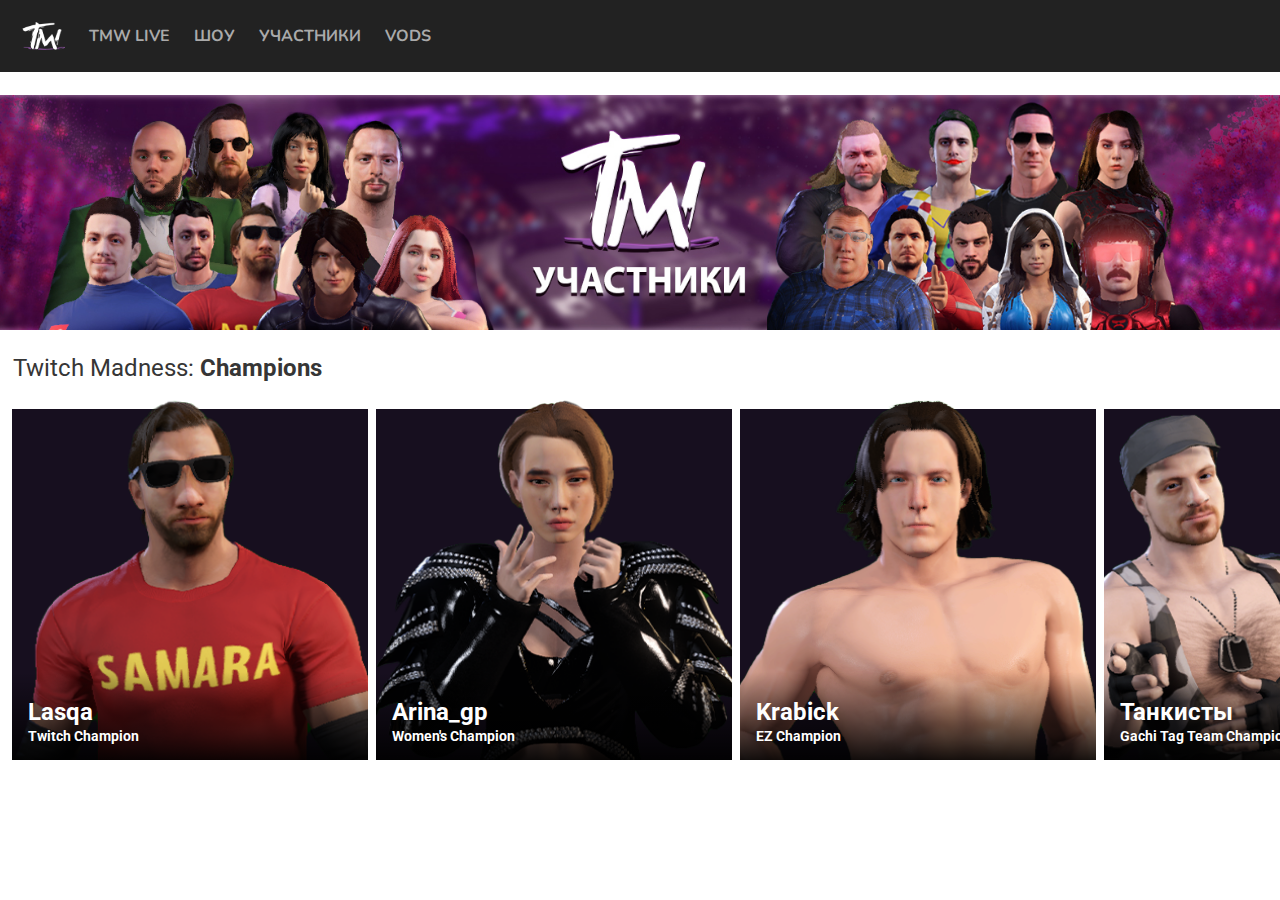
<file: pepega.html>
<!doctype html>
<html class="has-navbar-fixed-top" lang="ru">
  <body >
  <head>
    <meta charset="utf-8">
    <meta name="viewport" content="width=device-width, initial-scale=1">
	<meta property="og:url" content="https://grimmscore.github.io/gamewire/">
	<meta property="og:image" content="https://grimmscore.github.io/gamewire/images/gamewire.jpg">
	<meta property="og:title" content="Gamewire Event Countdown">
	<meta property="og:description" content="Twitch Madness & Vision News & Info">
	<meta property="og:type" content="website">
	<meta name="description" content="Twitch Madness & Vision News & Info">
	<meta name="keywords" content="TMW,Twitch Madness,Twitch Madness Wrestling,2022,2023,2024,2025,2026,2027,gaming">
    <title>TMW News, Results, Signatures, Vods</title>
	<link rel="shortcut icon" type="image/x-icon" href="favicon.ico">
    <link rel="stylesheet" href="../styles/bulma.css">
	<link href="../styles/main.css" rel="stylesheet">
<script src="https://ajax.googleapis.com/ajax/libs/jquery/3.6.0/jquery.min.js"></script>
<script src="../scripts/menu.js"></script>
<style>
@import url('https://fonts.googleapis.com/css2?family=Nunito:ital,wght@0,200;0,300;0,400;0,500;0,600;0,700;0,800;0,900;1,200;1,300;1,400;1,500;1,600;1,700;1,800;1,900&family=PT+Sans+Narrow:wght@400;700&family=Roboto:ital,wght@0,100;0,300;0,400;0,500;0,700;0,900;1,100;1,300;1,400;1,500;1,700;1,900&display=swap');
</style>
  </head>
  <body">
<nav class="navbar is-dark is-fixed-top" role="navigation" aria-label="main navigation">
  <div class="navbar-brand">
    <a class="navbar-item" href="./index.html">
      <img src="../images/logo.png" width="43" height="57">
    </a>

    <a role="button" class="navbar-burger" aria-label="menu" aria-expanded="false" data-target="navbarBasicExample">
      <span aria-hidden="true"></span>
      <span aria-hidden="true"></span>
      <span aria-hidden="true"></span>
    </a>
  </div>

  <div id="navbarBasicExample" class="navbar-menu">
    <div class="navbar-start">
      <a class="navbar-item">
        TMW LIVE
      </a>

      <a class="navbar-item">
        ШОУ
      </a>

        <a class="navbar-item">
          УЧАСТНИКИ
        </a>

      <a class="navbar-item">
        VODS
      </a>
    </div>
  </div>
</nav>

<div class="container" style="max-width:1600px;">
<div class="tile is-ancestor">
  <div class="tile is-wrestler"">
    <article class="tile" style="padding-top:3%;">
          <figure class="image">
            <img src="../images/twm_participants.jpg">
          </figure>
    </article>
  </div>
</div>

<div class="tile is-ancestor">
  <div class="tile is-wrestler" style="margin-bottom:0px;margin-left:25px;margin-top:25px;">
    <article class="tile">
      <p class="title" style="font-size:24px;font-weight:normal;">Twitch Madness: <b>Champions</b></p>
    </article>
  </div>
</div>

<div class="tile is-ancestor" style="padding: 0 1rem;padding-bottom: 0;">

<div class="tmw is-wrestler" style="overflow: hidden;">
<a href="./wrestlers/lasqa.html">
    <article class="carder" >
          <div class="tmwrestlers-container" style="">
	<img class="tmwrestlers-image" src="../images/wrestlers/lasqa.png"/>
<div class="tmwrestlers-champions--info" aria-hidden="true">
              <div class="tmwrestlers-champions--name" itemprop="givenName">Lasqa</div>
              <div class="tmwrestlers-champions--championship">Twitch Champion</div>
              <span style="display:none" itemprop="weight">190</span>
              <span style="display:none" itemprop="height">5’11”</span>
            </div>
          </div>
    </article>
</a>
  </div>

<div class="tmw is-wrestler" style="overflow: hidden;">
<a href="./wrestlers/arina_gp.html">
    <article class="carder" >
          <div class="tmwrestlers-container" style="">
	<img class="tmwrestlers-image" src="../images/wrestlers/arina_gp.png"/>
<div class="tmwrestlers-champions--info" aria-hidden="true">
              <div class="tmwrestlers-champions--name" itemprop="givenName">Arina_gp</div>
              <div class="tmwrestlers-champions--championship">Women's Champion</div>
              <span style="display:none" itemprop="weight">190</span>
              <span style="display:none" itemprop="height">5’11”</span>
            </div>
          </div>
    </article>
</a>
  </div>

<div class="tmw is-wrestler" style="overflow: hidden;">
<a href="./wrestlers/krabick.html">
    <article class="carder" >
          <div class="tmwrestlers-container" style="">
	<img class="tmwrestlers-image" src="../images/wrestlers/krabick.png"/>
<div class="tmwrestlers-champions--info" aria-hidden="true">
              <div class="tmwrestlers-champions--name" itemprop="givenName">Krabick</div>
              <div class="tmwrestlers-champions--championship">EZ Champion</div>
              <span style="display:none" itemprop="weight">190</span>
              <span style="display:none" itemprop="height">5’11”</span>
            </div>
          </div>
    </article>
</a>
  </div>

<div class="tmw is-wrestler" style="overflow: hidden;">
<a href="./teams/tankisti.html">
    <article class="carder" >
          <div class="tmwrestlers-container" style="">
	<img class="tmwrestlers-image" src="../images/teams/tankisti.png"/>
<div class="tmwrestlers-champions--info" aria-hidden="true">
              <div class="tmwrestlers-champions--name" itemprop="givenName">Танкисты</div>
              <div class="tmwrestlers-champions--championship">Gachi Tag Team Champions</div>
              <span style="display:none" itemprop="weight">190</span>
              <span style="display:none" itemprop="height">5’11”</span>
            </div>
          </div>
    </article>
</a>
  </div>

</div>



</div>
</div>
  </body>
</html>
</file>
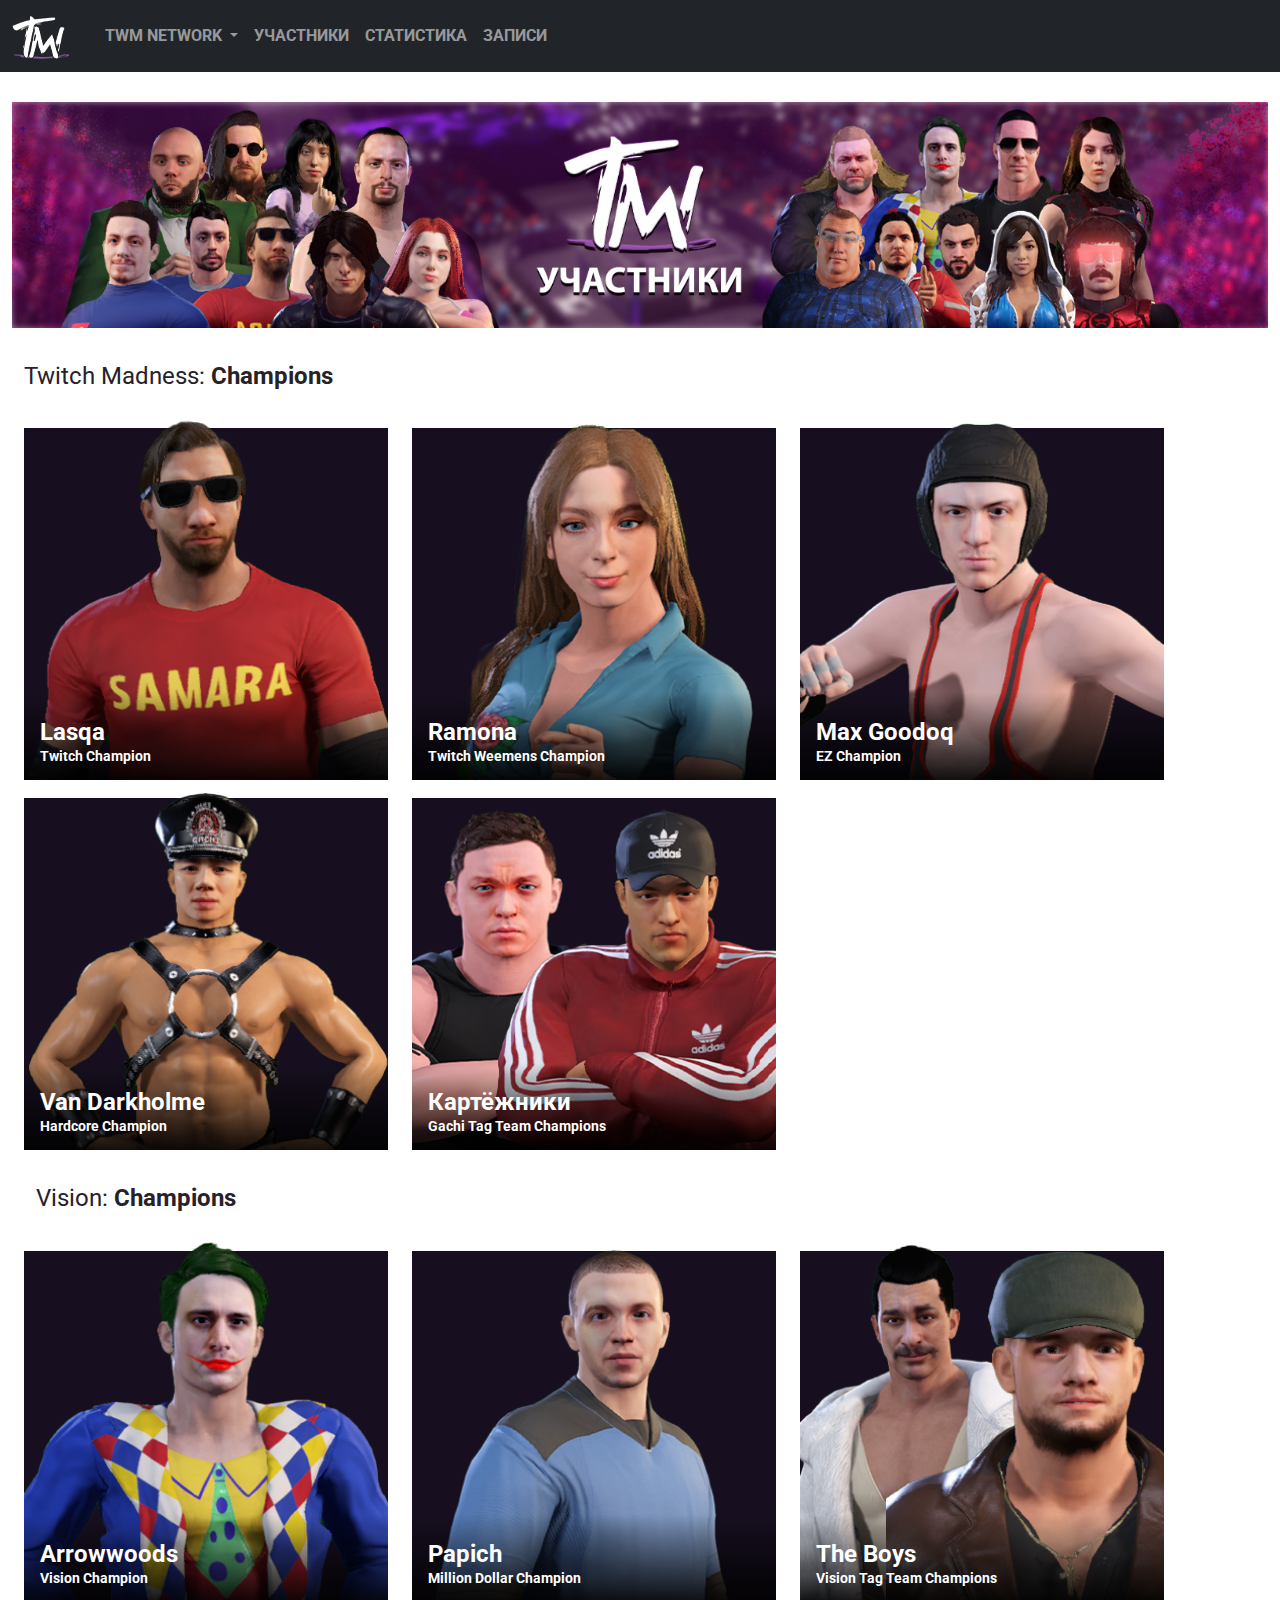
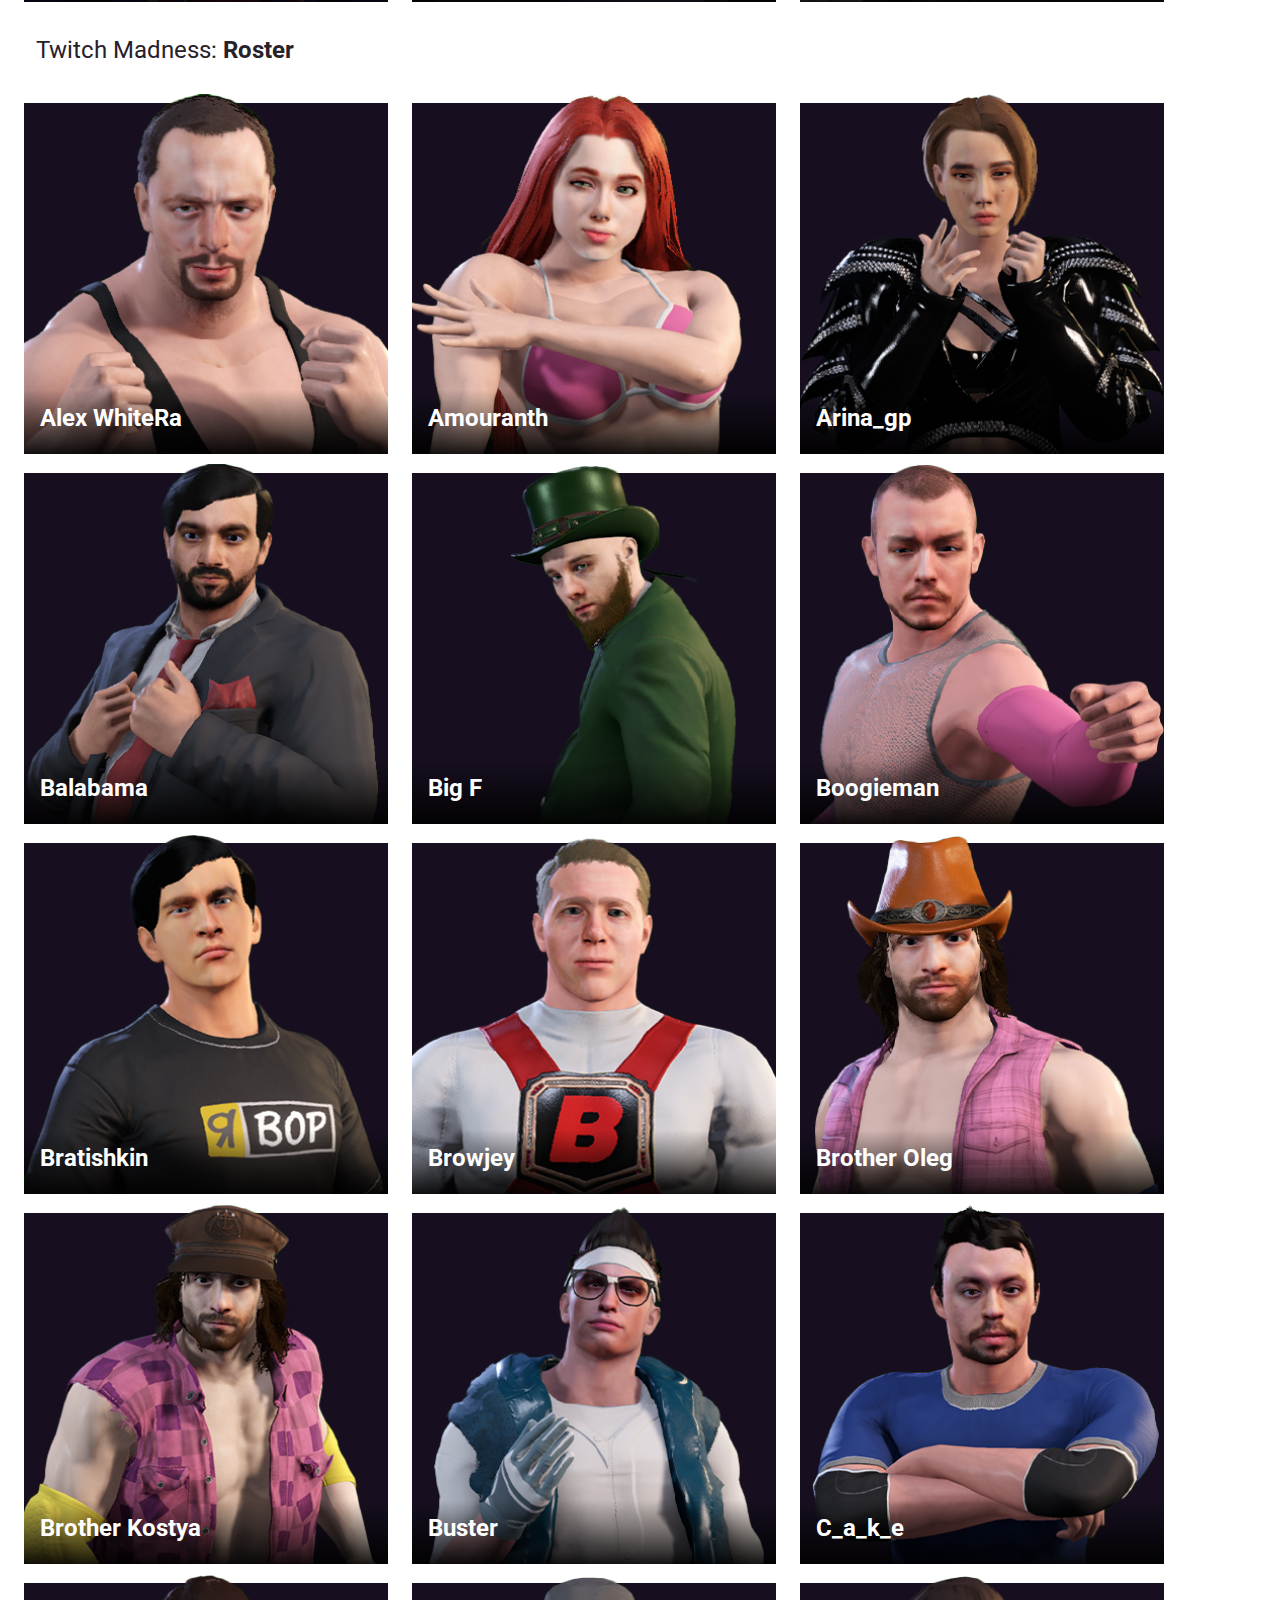
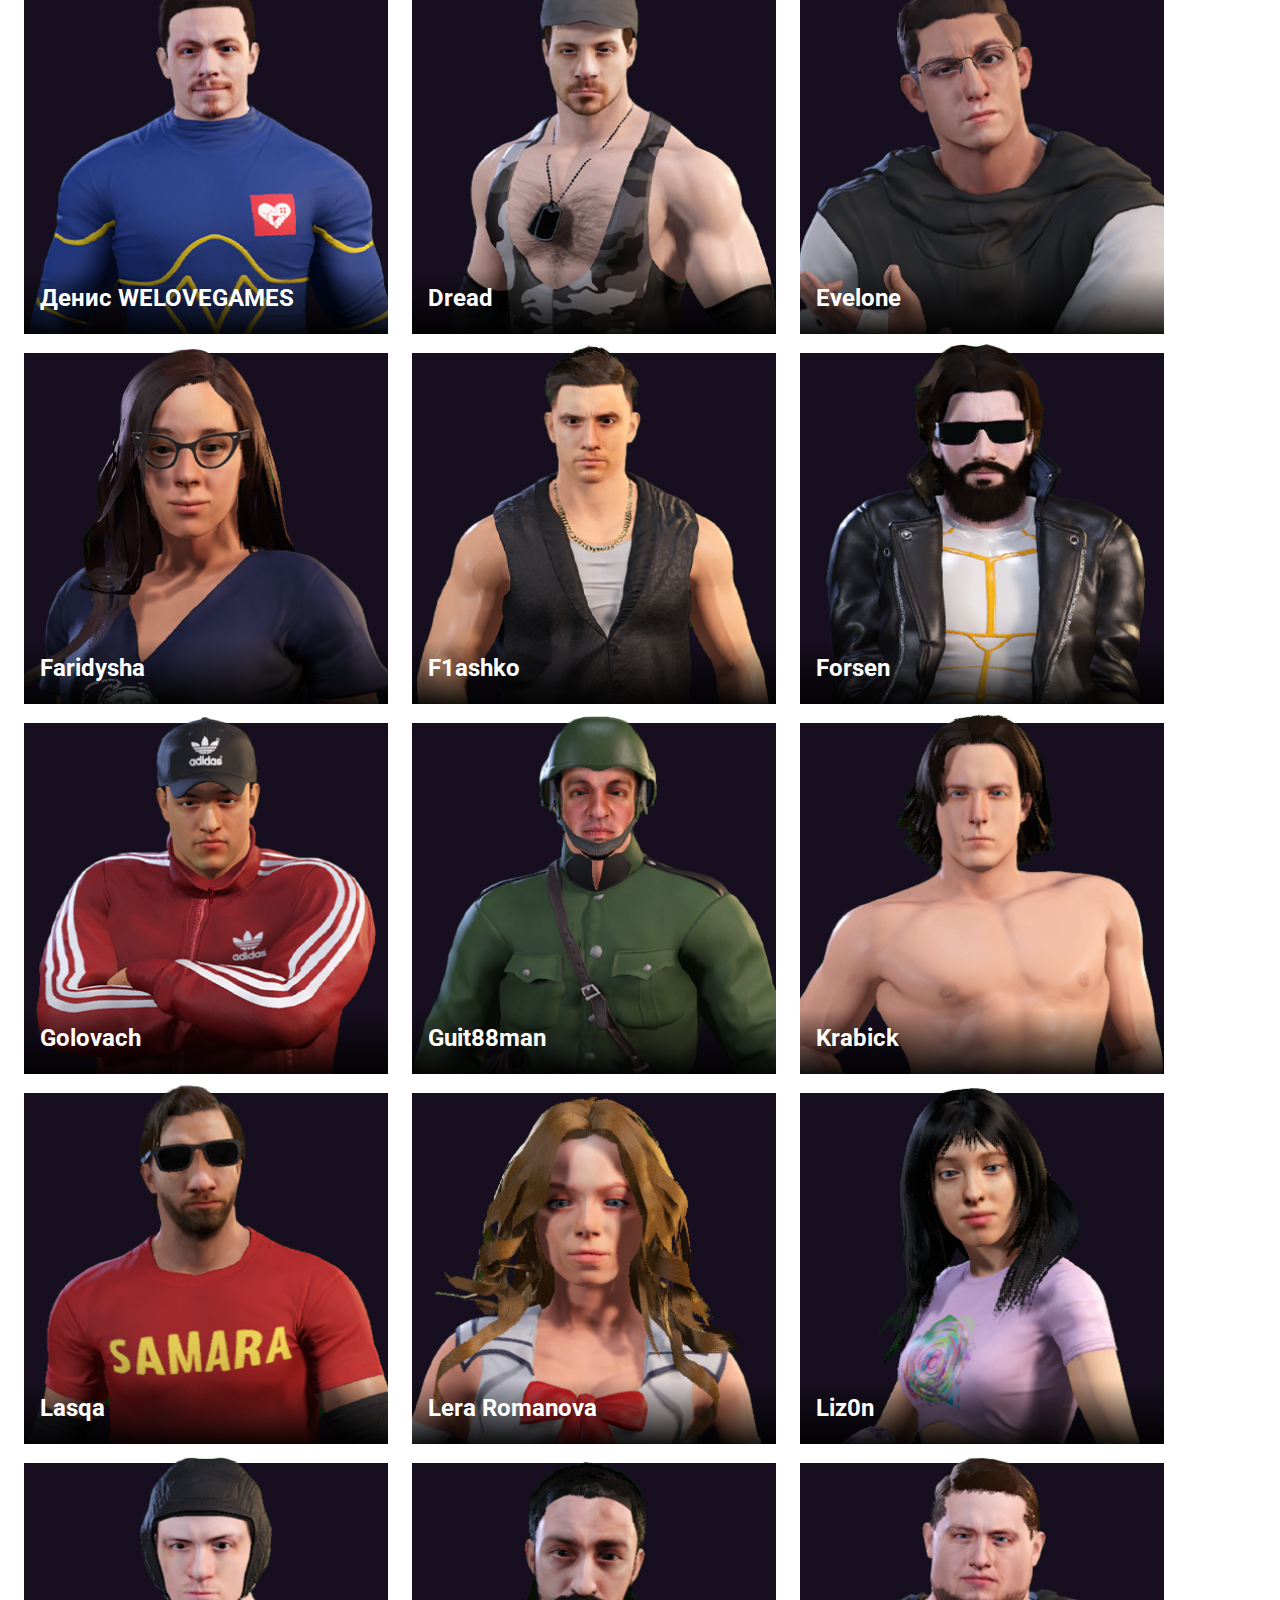
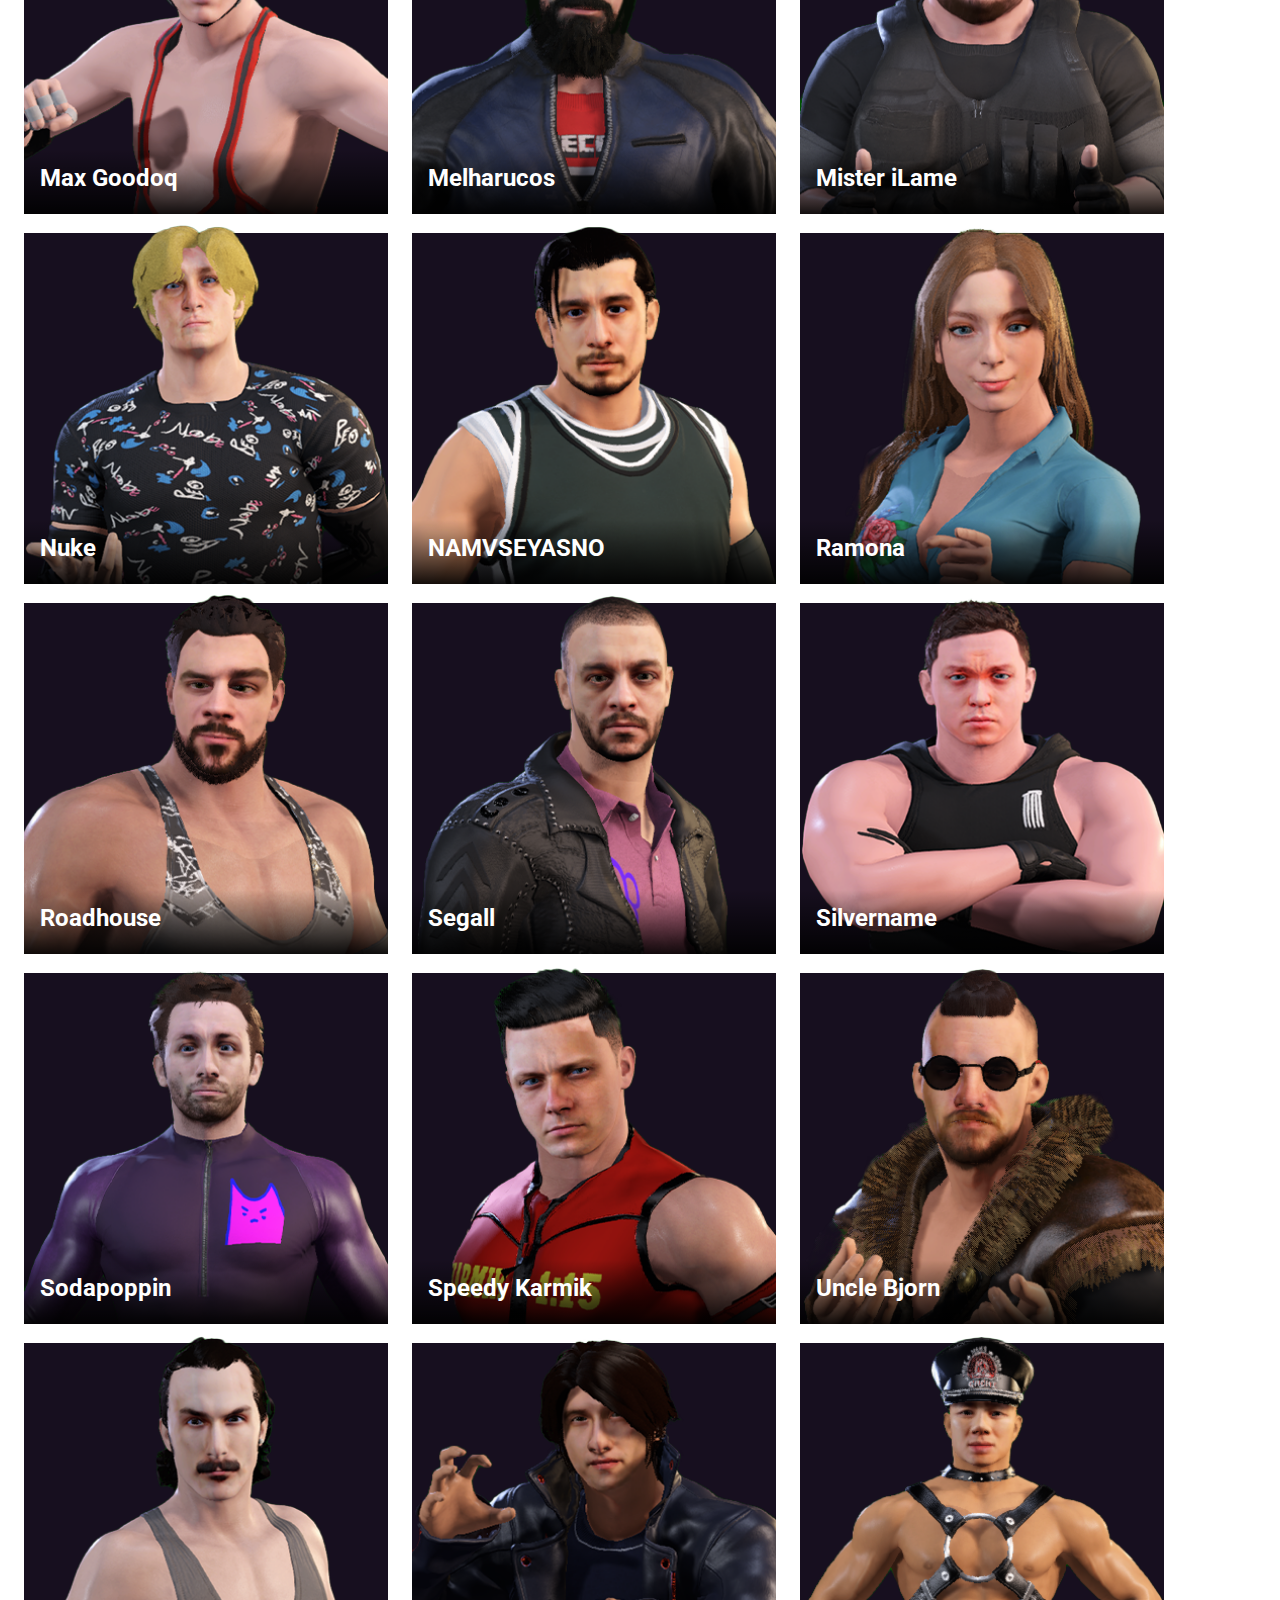
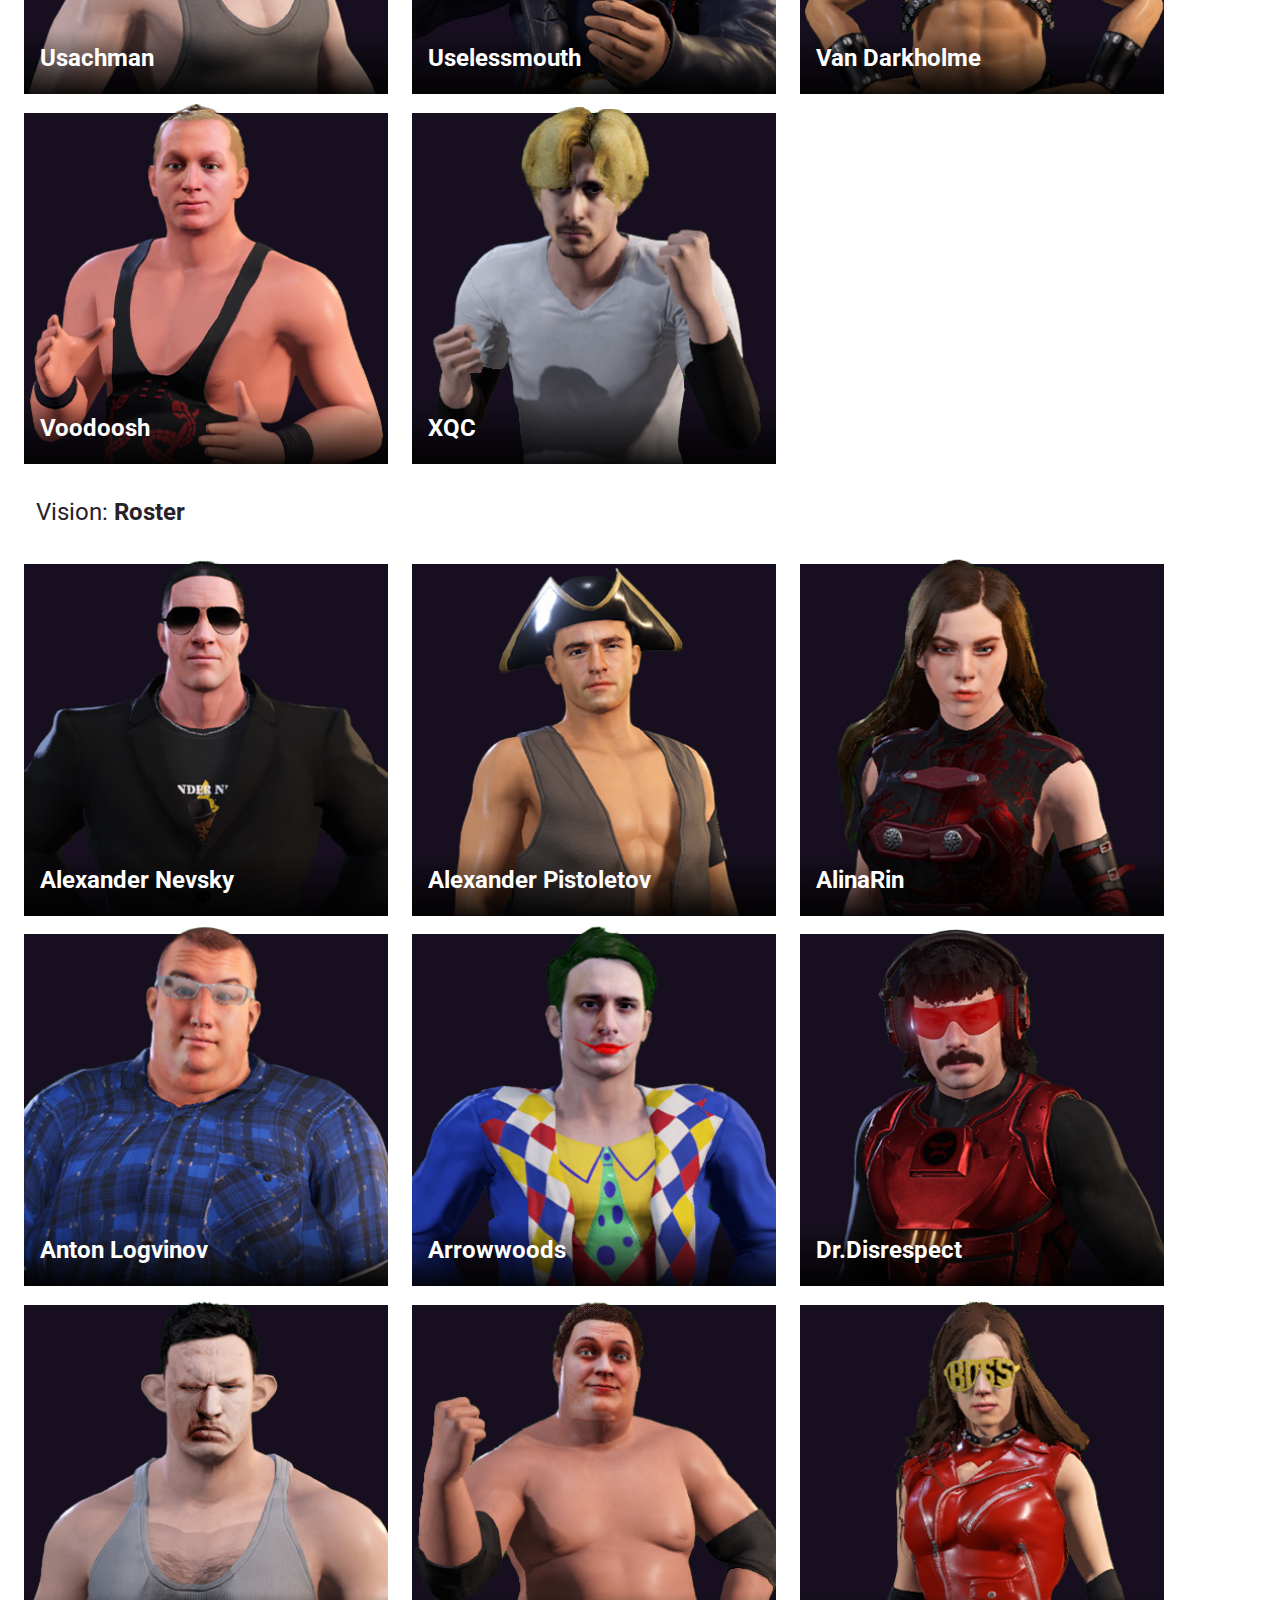
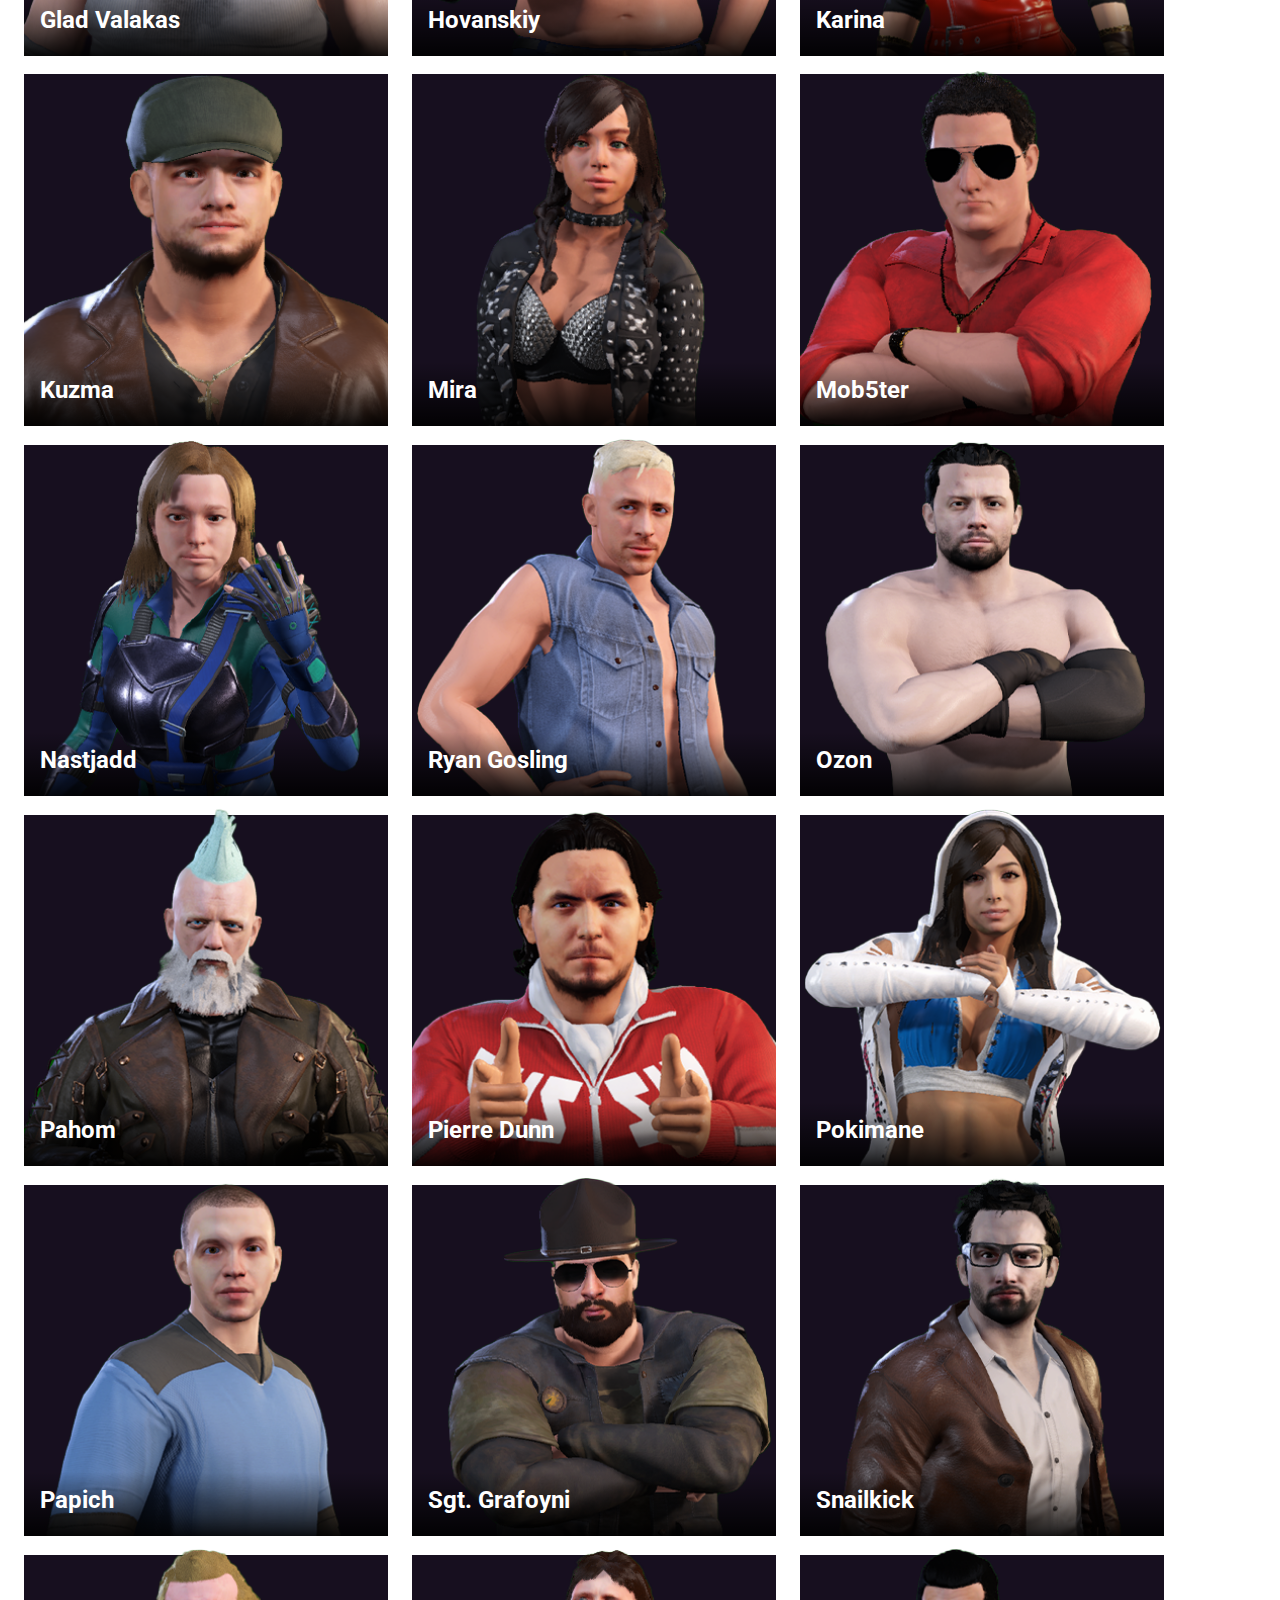
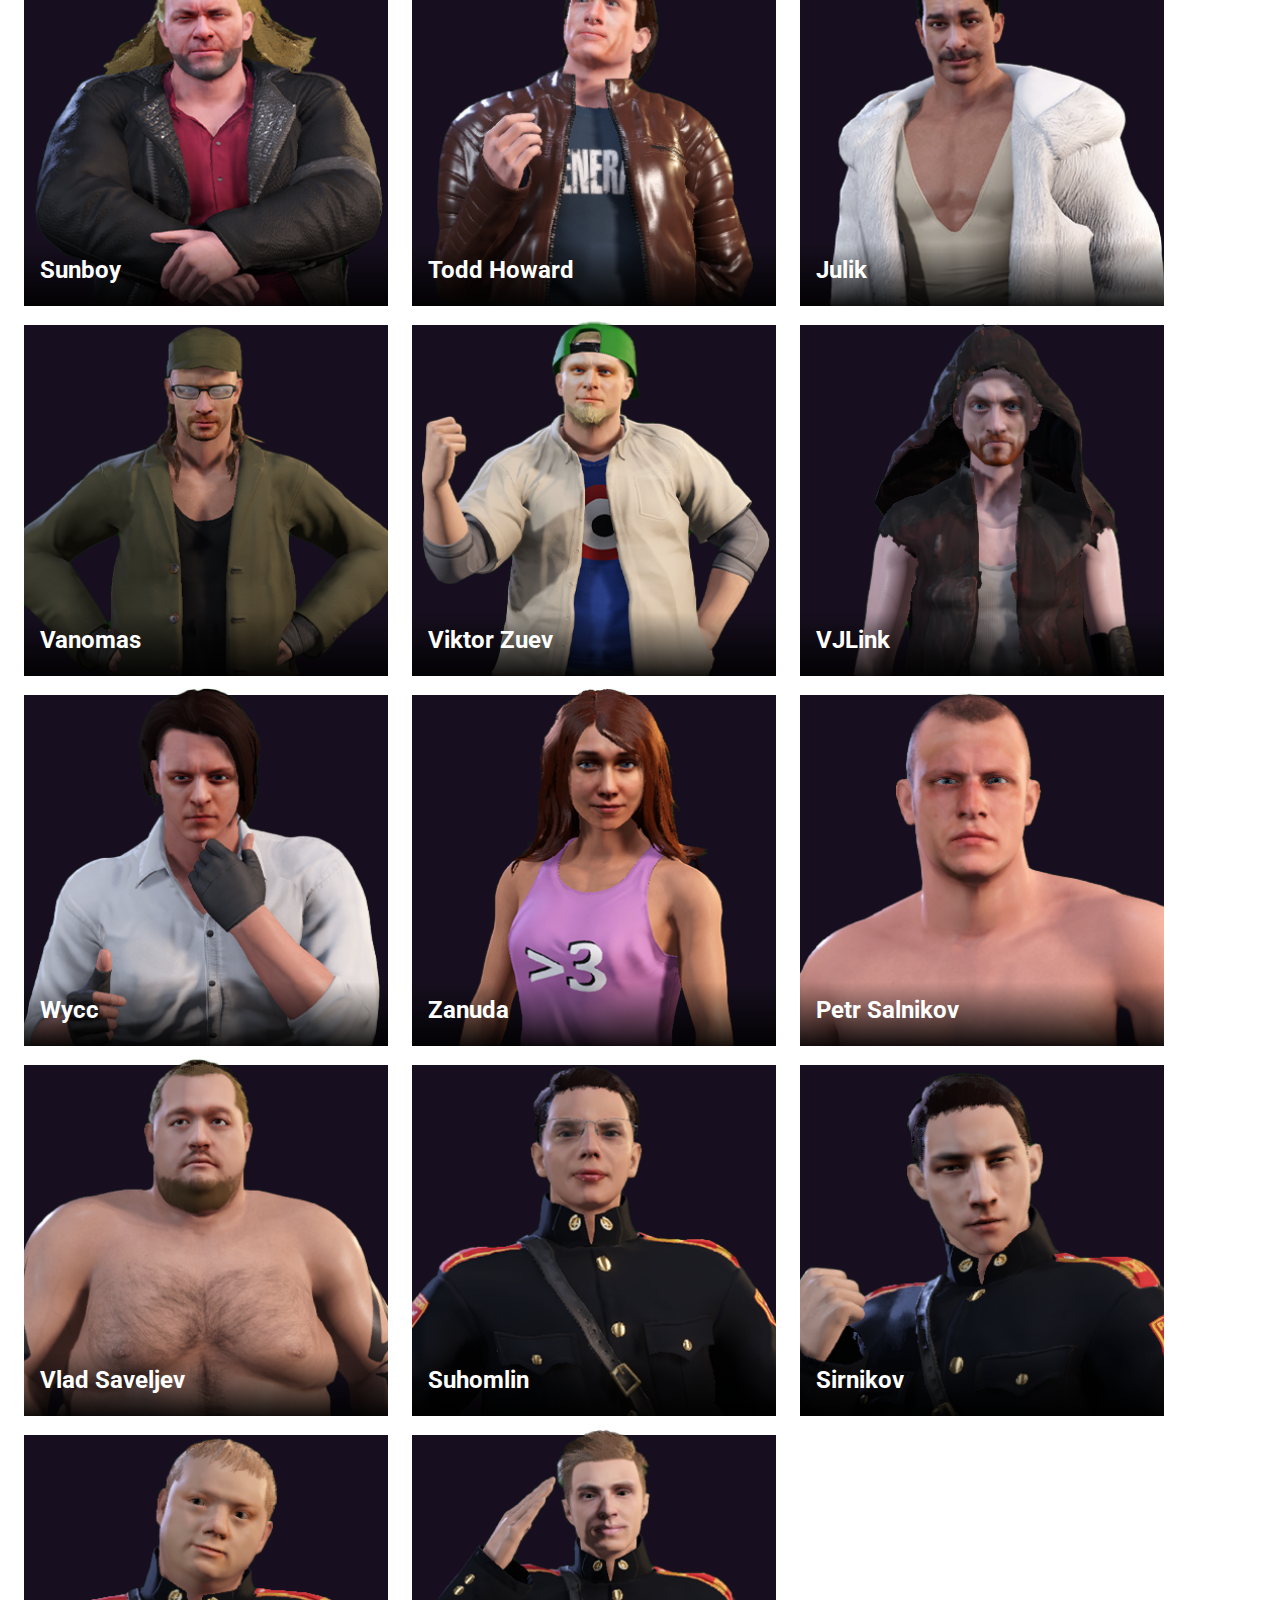
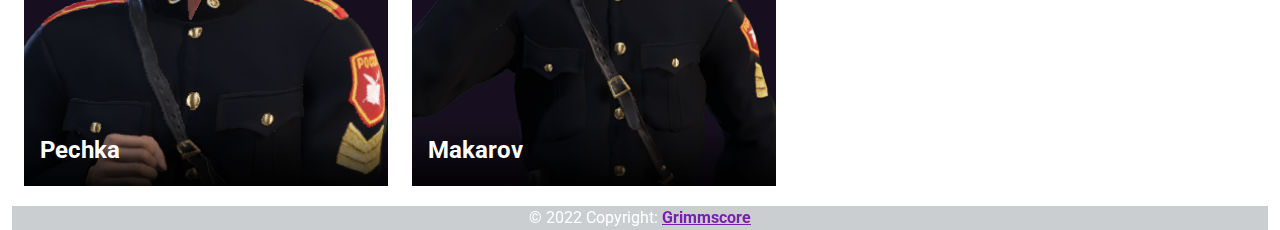
<file: roster.html>
<!doctype html>
<html lang="ru">
  <head>
    <meta charset="utf-8">
    <meta name="viewport" content="width=device-width, initial-scale=1">
	<meta property="og:url" content="https://grimmscore.github.io/twitchmadness/">
	<meta property="og:image" content="https://grimmscore.github.io/twitchmadness/images/twm.jpg">
	<meta property="og:title" content="Twitch Madness Wrestling">
	<meta property="og:description" content="Twitch Madness & Vision News & Info">
	<meta property="og:type" content="website">
	<meta name="description" content="Twitch Madness & Vision News & Info">
	<meta name="keywords" content="TMW,Twitch Madness,Twitch Madness Wrestling,2022,2023,2024,2025,2026,2027,gaming">
    <title>TMW News, Results, Signatures, Vods</title>
	<link rel="apple-touch-icon" sizes="180x180" href="images/fv/apple-touch-icon.png">
	<link rel="icon" type="image/png" sizes="32x32" href="images/fv/favicon-32x32.png">
	<link rel="icon" type="image/png" sizes="16x16" href="images/fv/favicon-16x16.png">
	<link rel="manifest" href="images/fv/site.webmanifest">
	<link rel="mask-icon" href="images/fv/safari-pinned-tab.svg" color="#5bbad5">
	<link rel="icon" type="image/x-icon" href="images/fv/favicon.ico">
	<meta name="msapplication-TileColor" content="#da532c">
	<meta name="theme-color" content="#ffffff">
	<link href="styles/main2.css" rel="stylesheet">
<link href="styles/bootstrap.css" rel="stylesheet">
<script src="https://ajax.googleapis.com/ajax/libs/jquery/3.6.0/jquery.min.js"></script>
<script src="https://cdn.jsdelivr.net/npm/bootstrap@5.2.1/dist/js/bootstrap.bundle.min.js" integrity="sha384-u1OknCvxWvY5kfmNBILK2hRnQC3Pr17a+RTT6rIHI7NnikvbZlHgTPOOmMi466C8" crossorigin="anonymous"></script>
<script src="scripts/scroll.js"></script>
<script> 
$(function(){
  $("#header").load("nav.html"); 
  $("#footer").load("footer.html"); 
});
</script> 
<style>
@import url('https://fonts.googleapis.com/css2?family=Nunito:ital,wght@0,200;0,300;0,400;0,500;0,600;0,700;0,800;0,900;1,200;1,300;1,400;1,500;1,600;1,700;1,800;1,900&family=PT+Sans+Narrow:wght@400;700&family=Roboto:ital,wght@0,100;0,300;0,400;0,500;0,700;0,900;1,100;1,300;1,400;1,500;1,700;1,900&display=swap');
</style>
  </head>
  <body>
<div id="header"></div>

<div class="container">
<div class="col">
            <img style="margin-top:30px;"class="img-fluid" src="images/twm_participants.jpg">
  </div>
  </div>
<div class="container">
<div class="row row-cols-auto" style="margin:auto; padding-top:30px;">
      <p class="title" style="font-size:24px;font-weight:normal;">Twitch Madness: <b>Champions</b></p>
  </div>
</div>


<div class="container">
<div class="row row-cols-auto" style="margin:auto;">


<div class="col">
	<a href="wrestlers/lasqa.html">
	<div class="tmwrestlers-container" >
	<img class="tmwrestlers-image" src="images/wrestlers/lasqa.png">
	<div class="tmwrestlers-champions--info" aria-hidden="true">
	<div class="tmwrestlers-champions--name" itemprop="givenName">Lasqa</div>
	<div class="tmwrestlers-champions--championship">Twitch Champion</div>
	</div>
	</a>
	</div>
</div>

<div class="col">
	<a href="wrestlers/ramona.html">
	<div class="tmwrestlers-container" >
	<img class="tmwrestlers-image" src="images/wrestlers/ramona.png">
	<div class="tmwrestlers-champions--info" aria-hidden="true">
	<div class="tmwrestlers-champions--name" itemprop="givenName">Ramona</div>
	<div class="tmwrestlers-champions--championship">Twitch Weemens Champion</div>
	</div>
	</a>
	</div>
</div>


<div class="col">
<a href="wrestlers/goodoq.html">
<div class="tmwrestlers-container" >
	<img class="tmwrestlers-image" src="images/wrestlers/goodoq.png">
<div class="tmwrestlers-champions--info" aria-hidden="true">
              <div class="tmwrestlers-champions--name" itemprop="givenName">Max Goodoq</div>
              <div class="tmwrestlers-champions--championship">EZ Champion</div>
	</div>
	</a>
	</div>
</div>

<div class="col">
<a href="wrestlers/van.html">
          <div class="tmwrestlers-container" >
	<img class="tmwrestlers-image" src="images/wrestlers/van_darkholme.png">
<div class="tmwrestlers-champions--info" aria-hidden="true">
              <div class="tmwrestlers-champions--name" itemprop="givenName">Van Darkholme</div>
              <div class="tmwrestlers-champions--championship">Hardcore Champion</div>
	</div>
	</a>
	</div>
</div>

  <div class="col">
<a href="teams/cardmen.html">
          <div class="tmwrestlers-container" >
	<img class="tmwrestlers-image" src="images/teams/cardmen.png">
<div class="tmwrestlers-champions--info" aria-hidden="true">
              <div class="tmwrestlers-champions--name" itemprop="givenName">Картёжники</div>
              <div class="tmwrestlers-champions--championship">Gachi Tag Team Champions</div>
	</div>
	</a>
	</div>
</div>


</div>

<div class="container">
<div class="row row-cols-auto" style="margin:auto; padding-top:30px;">
      <p class="title" style="font-size:24px;font-weight:normal;">Vision: <b>Champions</b></p>
  </div>
</div>

<div class="row row-cols-auto" style="margin:auto;">


<div class="col">
<a href="wrestlers/arrowwoods.html">
<div class="tmwrestlers-container" >
	<img class="tmwrestlers-image" src="images/wrestlers/arrowwoods.png">
<div class="tmwrestlers-champions--info" aria-hidden="true">
              <div class="tmwrestlers-champions--name" itemprop="givenName">Arrowwoods</div>
              <div class="tmwrestlers-champions--championship">Vision Champion</div>
            </div>
          </div>
</a>
  </div>


<div class="col">
<a href="wrestlers/papich.html">
<div class="tmwrestlers-container" >
	<img class="tmwrestlers-image" src="images/wrestlers/papich.png">
<div class="tmwrestlers-champions--info" aria-hidden="true">
              <div class="tmwrestlers-champions--name" itemprop="givenName">Papich</div>
              <div class="tmwrestlers-champions--championship">Million Dollar Champion</div>
	</div>
	</a>
	</div>
</div>


<div class="col">
<a href="#">
<div class="tmwrestlers-container" >
	<img class="tmwrestlers-image" src="images/teams/theboys.png">
<div class="tmwrestlers-champions--info" aria-hidden="true">
              <div class="tmwrestlers-champions--name" itemprop="givenName">The Boys</div>
              <div class="tmwrestlers-champions--championship">Vision Tag Team Champions</div>
	</div>
	</a>
	</div>
</div>


</div>

<div class="container">
<div class="row row-cols-auto" style="margin:auto; padding-top:30px;">
      <p class="title" style="font-size:24px;font-weight:normal;">Twitch Madness: <b>Roster</b></p>
  </div>
</div>

<div class="row row-cols-auto" style="margin:auto;">


<div class="col">
<a href="wrestlers/whitera.html">
<div class="tmwrestlers-container" >
	<img class="tmwrestlers-image" src="images/wrestlers/whitera.png">
<div class="tmwrestlers-champions--info" aria-hidden="true">
              <div class="tmwrestlers--name" itemprop="givenName">Alex WhiteRa</div>
            </div>
          </div>

</a>
  </div>


<div class="col">
<a href="wrestlers/amouranth.html">
<div class="tmwrestlers-container" >
	<img class="tmwrestlers-image" src="images/wrestlers/amouranth.png">
<div class="tmwrestlers-champions--info" aria-hidden="true">
              <div class="tmwrestlers--name" itemprop="givenName">Amouranth</div>
	</div>
	</a>
	</div>
</div>

<div class="col">
<a href="wrestlers/arinagp.html">
<div class="tmwrestlers-container" >
	<img class="tmwrestlers-image" src="images/wrestlers/arina_gp.png">
<div class="tmwrestlers-champions--info" aria-hidden="true">
              <div class="tmwrestlers--name" itemprop="givenName">Arina_gp</div>
	</div>
	</a>
	</div>
</div>

<div class="col">
<a href="wrestlers/balabama.html">
<div class="tmwrestlers-container" >
	<img class="tmwrestlers-image" src="images/wrestlers/balabama.png">
<div class="tmwrestlers-champions--info" aria-hidden="true">
              <div class="tmwrestlers--name" itemprop="givenName">Balabama</div>
	</div>
	</a>
	</div>
</div>

<div class="col">
<a href="wrestlers/bigf.html">
<div class="tmwrestlers-container" >
	<img class="tmwrestlers-image" src="images/wrestlers/big_f.png">
<div class="tmwrestlers-champions--info" aria-hidden="true">
              <div class="tmwrestlers--name" itemprop="givenName">Big F</div>
            </div>
</a>
          </div>
  </div>

<div class="col">
<a href="wrestlers/boogieman.html">
<div class="tmwrestlers-container" >
	<img class="tmwrestlers-image" src="images/wrestlers/boogieman.png">
<div class="tmwrestlers-champions--info" aria-hidden="true">
              <div class="tmwrestlers--name" itemprop="givenName">Boogieman</div>
	</div>
	</a>
	</div>
</div>


<div class="col">
<a href="wrestlers/bratishkin.html">
<div class="tmwrestlers-container" >
	<img class="tmwrestlers-image" src="images/wrestlers/bratishkin.png">
<div class="tmwrestlers-champions--info" aria-hidden="true">
              <div class="tmwrestlers--name" itemprop="givenName">Bratishkin</div>
	</div>
	</a>
	</div>
</div>

<div class="col">
<a href="wrestlers/browjey.html">
<div class="tmwrestlers-container" >
	<img class="tmwrestlers-image" src="images/wrestlers/browjey.png">
<div class="tmwrestlers-champions--info" aria-hidden="true">
              <div class="tmwrestlers--name" itemprop="givenName">Browjey</div>
	</div>
	</a>
	</div>
</div>

<div class="col">
<a href="wrestlers/oleg.html">
<div class="tmwrestlers-container" >
	<img class="tmwrestlers-image" src="images/wrestlers/brother_oleg.png">
<div class="tmwrestlers-champions--info" aria-hidden="true">
              <div class="tmwrestlers--name" itemprop="givenName">Brother Oleg</div>
            </div>
</a>
          </div>
  </div>

<div class="col">
<a href="wrestlers/kostya.html">
<div class="tmwrestlers-container" >
	<img class="tmwrestlers-image" src="images/wrestlers/brother_kostya.png">
<div class="tmwrestlers-champions--info" aria-hidden="true">
              <div class="tmwrestlers--name" itemprop="givenName">Brother Kostya</div>
	</div>
	</a>
	</div>
</div>

<div class="col">
<a href="wrestlers/buster.html">
<div class="tmwrestlers-container" >
	<img class="tmwrestlers-image" src="images/wrestlers/buster.png">
<div class="tmwrestlers-champions--info" aria-hidden="true">
              <div class="tmwrestlers--name" itemprop="givenName">Buster</div>
	</div>
	</a>
	</div>
</div>

<div class="col">
<a href="wrestlers/cake.html">
<div class="tmwrestlers-container" >
	<img class="tmwrestlers-image" src="images/wrestlers/cake.png">
<div class="tmwrestlers-champions--info" aria-hidden="true">
              <div class="tmwrestlers--name" itemprop="givenName">C_a_k_e</div>
	</div>
	</a>
	</div>
</div>

<div class="col">
<a href="wrestlers/wlg.html">
<div class="tmwrestlers-container" >
	<img class="tmwrestlers-image" src="images/wrestlers/wlg.png">
<div class="tmwrestlers-champions--info" aria-hidden="true">
              <div class="tmwrestlers--name" itemprop="givenName">Денис WELOVEGAMES</div>
            </div>
          </div>

</a>

  </div>

<div class="col">
<a href="wrestlers/dread.html">
<div class="tmwrestlers-container" >
	<img class="tmwrestlers-image" src="images/wrestlers/dread.png">
<div class="tmwrestlers-champions--info" aria-hidden="true">
              <div class="tmwrestlers--name" itemprop="givenName">Dread</div>
	</div>
	</a>
	</div>
</div>

<div class="col">
<a href="wrestlers/evelone.html">
<div class="tmwrestlers-container" >
	<img class="tmwrestlers-image" src="images/wrestlers/evelone.png">
<div class="tmwrestlers-champions--info" aria-hidden="true">
              <div class="tmwrestlers--name" itemprop="givenName">Evelone</div>
	</div>
	</a>
	</div>
</div>

<div class="col">
<a href="wrestlers/faridysha.html">
<div class="tmwrestlers-container" >
	<img class="tmwrestlers-image" src="images/wrestlers/faridysha.png">
<div class="tmwrestlers-champions--info" aria-hidden="true">
              <div class="tmwrestlers--name" itemprop="givenName">Faridysha</div>
	</div>
	</a>
	</div>
</div>

<div class="col">
<a href="wrestlers/flashko.html">
<div class="tmwrestlers-container" >
	<img class="tmwrestlers-image" src="images/wrestlers/flashko.png">
<div class="tmwrestlers-champions--info" aria-hidden="true">
              <div class="tmwrestlers--name" itemprop="givenName">F1ashko</div>
	</div>
	</a>
	</div>
</div>

<div class="col">
<a href="wrestlers/forsen.html">
<div class="tmwrestlers-container" >
	<img class="tmwrestlers-image" src="images/wrestlers/forsen.png">
<div class="tmwrestlers-champions--info" aria-hidden="true">
              <div class="tmwrestlers--name" itemprop="givenName">Forsen</div>
            </div>
          </div>

</a>
  </div>

<div class="col">
<a href="wrestlers/golovach.html">
<div class="tmwrestlers-container" >
	<img class="tmwrestlers-image" src="images/wrestlers/golovach.png">
<div class="tmwrestlers-champions--info" aria-hidden="true">
              <div class="tmwrestlers--name" itemprop="givenName">Golovach</div>
	</div>
	</a>
	</div>
</div>

<div class="col">
<a href="wrestlers/guitman.html">
<div class="tmwrestlers-container" >
	<img class="tmwrestlers-image" src="images/wrestlers/guitman.png">
<div class="tmwrestlers-champions--info" aria-hidden="true">
              <div class="tmwrestlers--name" itemprop="givenName">Guit88man</div>
	</div>
	</a>
	</div>
</div>

<div class="col">
<a href="wrestlers/krabick.html">
<div class="tmwrestlers-container" >
	<img class="tmwrestlers-image" src="images/wrestlers/krabick.png">
<div class="tmwrestlers-champions--info" aria-hidden="true">
              <div class="tmwrestlers--name" itemprop="givenName">Krabick</div>
	</div>
	</a>
	</div>
</div>

<div class="col">
<a href="wrestlers/lasqa.html">
<div class="tmwrestlers-container" >
	<img class="tmwrestlers-image" src="images/wrestlers/lasqa.png">
<div class="tmwrestlers-champions--info" aria-hidden="true">
              <div class="tmwrestlers--name" itemprop="givenName">Lasqa</div>
            </div>
          </div>

</a>
  </div>

<div class="col">
<a href="wrestlers/romanova_lera.html">
<div class="tmwrestlers-container" >
	<img class="tmwrestlers-image" src="images/wrestlers/romanovalera.png">
<div class="tmwrestlers-champions--info" aria-hidden="true">
              <div class="tmwrestlers--name" itemprop="givenName">Lera Romanova</div>
	</div>
	</a>
	</div>
</div>

<div class="col">
<a href="wrestlers/lizon.html">
<div class="tmwrestlers-container" >
	<img class="tmwrestlers-image" src="images/wrestlers/lizon.png">
<div class="tmwrestlers-champions--info" aria-hidden="true">
              <div class="tmwrestlers--name" itemprop="givenName">Liz0n</div>
	</div>
	</a>
	</div>
</div>

<div class="col">
<a href="wrestlers/goodoq.html">
<div class="tmwrestlers-container" >
	<img class="tmwrestlers-image" src="images/wrestlers/goodoq.png">
<div class="tmwrestlers-champions--info" aria-hidden="true">
              <div class="tmwrestlers--name" itemprop="givenName">Max Goodoq</div>
	</div>
	</a>
	</div>
</div>

<div class="col">
<a href="wrestlers/melharucos.html">
<div class="tmwrestlers-container" >
	<img class="tmwrestlers-image" src="images/wrestlers/melharucos.png">
<div class="tmwrestlers-champions--info" aria-hidden="true">
              <div class="tmwrestlers--name" itemprop="givenName">Melharucos</div>
            </div>
          </div>
</a>
  </div>

<div class="col">
<a href="wrestlers/ilame.html">
<div class="tmwrestlers-container" >
	<img class="tmwrestlers-image" src="images/wrestlers/ilame.png">
<div class="tmwrestlers-champions--info" aria-hidden="true">
              <div class="tmwrestlers--name" itemprop="givenName">Mister iLame</div>
	</div>
	</a>
	</div>
</div>

<div class="col">
<a href="wrestlers/nuke.html">
<div class="tmwrestlers-container" >
	<img class="tmwrestlers-image" src="images/wrestlers/nuke.png">
<div class="tmwrestlers-champions--info" aria-hidden="true">
              <div class="tmwrestlers--name" itemprop="givenName">Nuke</div>
	</div>
	</a>
	</div>
</div>

<div class="col">
<a href="wrestlers/namvseyasno.html">
<div class="tmwrestlers-container" >
	<img class="tmwrestlers-image" src="images/wrestlers/namvseyasno.png">
<div class="tmwrestlers-champions--info" aria-hidden="true">
              <div class="tmwrestlers--name" itemprop="givenName">NAMVSEYASNO</div>
	</div>
	</a>
	</div>
</div>

<div class="col">
<a href="wrestlers/ramona.html">
<div class="tmwrestlers-container" >
	<img class="tmwrestlers-image" src="images/wrestlers/ramona.png">
<div class="tmwrestlers-champions--info" aria-hidden="true">
              <div class="tmwrestlers--name" itemprop="givenName">Ramona</div>
            </div>
          </div>
</a>
  </div>

<div class="col">
<a href="wrestlers/roadhouse.html">
<div class="tmwrestlers-container" >
	<img class="tmwrestlers-image" src="images/wrestlers/roadhouse.png">
<div class="tmwrestlers-champions--info" aria-hidden="true">
              <div class="tmwrestlers--name" itemprop="givenName">Roadhouse</div>
	</div>
	</a>
	</div>
</div>

<div class="col">
<a href="wrestlers/segall.html">
<div class="tmwrestlers-container" >
	<img class="tmwrestlers-image" src="images/wrestlers/segall.png">
<div class="tmwrestlers-champions--info" aria-hidden="true">
              <div class="tmwrestlers--name" itemprop="givenName">Segall</div>
	</div>
	</a>
	</div>
</div>

<div class="col">
<a href="wrestlers/silvername.html">
<div class="tmwrestlers-container" >
	<img class="tmwrestlers-image" src="images/wrestlers/silvername.png">
<div class="tmwrestlers-champions--info" aria-hidden="true">
              <div class="tmwrestlers--name" itemprop="givenName">Silvername</div>
	</div>
	</a>
	</div>
</div>

<div class="col">
<a href="wrestlers/sodapoppin.html">
<div class="tmwrestlers-container" >
	<img class="tmwrestlers-image" src="images/wrestlers/sodapoppin.png">
<div class="tmwrestlers-champions--info" aria-hidden="true">
              <div class="tmwrestlers--name" itemprop="givenName">Sodapoppin</div>
            </div>
</a>
          </div>
  </div>

<div class="col">
<a href="wrestlers/karmik.html">
<div class="tmwrestlers-container" >
	<img class="tmwrestlers-image" src="images/wrestlers/karmik.png">
<div class="tmwrestlers-champions--info" aria-hidden="true">
              <div class="tmwrestlers--name" itemprop="givenName">Speedy Karmik</div>
	</div>
	</a>
	</div>
</div>

<div class="col">
<a href="wrestlers/unclebjorn.html">
<div class="tmwrestlers-container" >
	<img class="tmwrestlers-image" src="images/wrestlers/unclebjorn.png">
<div class="tmwrestlers-champions--info" aria-hidden="true">
              <div class="tmwrestlers--name" itemprop="givenName">Uncle Bjorn</div>
	</div>
	</a>
	</div>
</div>

<div class="col">
<a href="wrestlers/usachman.html">
<div class="tmwrestlers-container" >
	<img class="tmwrestlers-image" src="images/wrestlers/usachman.png">
<div class="tmwrestlers-champions--info" aria-hidden="true">
              <div class="tmwrestlers--name" itemprop="givenName">Usachman</div>
	</div>
	</a>
	</div>
</div>

<div class="col">
<a href="wrestlers/uselessmouth.html">
<div class="tmwrestlers-container" >
	<img class="tmwrestlers-image" src="images/wrestlers/uselessmouth.png">
<div class="tmwrestlers-champions--info" aria-hidden="true">
              <div class="tmwrestlers--name" itemprop="givenName">Uselessmouth</div>
            </div>
</a>
          </div>
  </div>

<div class="col">
<a href="wrestlers/van.html">
<div class="tmwrestlers-container" >
	<img class="tmwrestlers-image" src="images/wrestlers/van_darkholme.png">
<div class="tmwrestlers-champions--info" aria-hidden="true">
              <div class="tmwrestlers--name" itemprop="givenName">Van Darkholme</div>
	</div>
	</a>
	</div>
</div>

<div class="col">
<a href="wrestlers/voodoosh.html">
<div class="tmwrestlers-container" >
	<img class="tmwrestlers-image" src="images/wrestlers/voodoosh.png">
<div class="tmwrestlers-champions--info" aria-hidden="true">
              <div class="tmwrestlers--name" itemprop="givenName">Voodoosh</div>
	</div>
	</a>
	</div>
</div>

<div class="col">
<a href="wrestlers/xqc.html">
<div class="tmwrestlers-container" >
	<img class="tmwrestlers-image" src="images/wrestlers/xqc.png">
<div class="tmwrestlers-champions--info" aria-hidden="true">
              <div class="tmwrestlers--name" itemprop="givenName">XQC</div>
	</div>
	</a>
	</div>
</div>


</div>

<div class="container">
<div class="row row-cols-auto" style="margin:auto; padding-top:30px;">
      <p class="title" style="font-size:24px;font-weight:normal;">Vision: <b>Roster</b></p>
  </div>
</div>

<div class="row row-cols-auto" style="margin:auto;">


<div class="col">
<a href="wrestlers/nevsky.html">
<div class="tmwrestlers-container" >
	<img class="tmwrestlers-image" src="images/wrestlers/nevsky.png">
<div class="tmwrestlers-champions--info" aria-hidden="true">
              <div class="tmwrestlers--name" itemprop="givenName">Alexander Nevsky</div>
	</div>
	</a>
	</div>
</div>

<div class="col">
<a href="wrestlers/pistoletov.html">
<div class="tmwrestlers-container" >
	<img class="tmwrestlers-image" src="images/wrestlers/pistoletov.png">
<div class="tmwrestlers-champions--info" aria-hidden="true">
              <div class="tmwrestlers--name" itemprop="givenName">Alexander Pistoletov</div>
	</div>
	</a>
	</div>
</div>

<div class="col">
<a href="wrestlers/alinarin.html">
<div class="tmwrestlers-container" >
	<img class="tmwrestlers-image" src="images/wrestlers/alinarin.png">
<div class="tmwrestlers-champions--info" aria-hidden="true">
              <div class="tmwrestlers--name" itemprop="givenName">AlinaRin</div>
            </div>
</a>
 </div>
  </div>

<div class="col">
<a href="wrestlers/logvinov.html">
<div class="tmwrestlers-container" >
	<img class="tmwrestlers-image" src="images/wrestlers/logvinov.png">
<div class="tmwrestlers-champions--info" aria-hidden="true">
              <div class="tmwrestlers--name" itemprop="givenName">Anton Logvinov</div>
	</div>
	</a>
	</div>
</div>

<div class="col">
<a href="wrestlers/arrowwoods.html">
<div class="tmwrestlers-container" >
	<img class="tmwrestlers-image" src="images/wrestlers/arrowwoods.png">
<div class="tmwrestlers-champions--info" aria-hidden="true">
              <div class="tmwrestlers--name" itemprop="givenName">Arrowwoods</div>
            </div>
</a>
          </div>
  </div>

<div class="col">
<a href="wrestlers/drdisrespect.html">
<div class="tmwrestlers-container" >
	<img class="tmwrestlers-image" src="images/wrestlers/doc.png">
<div class="tmwrestlers-champions--info" aria-hidden="true">
              <div class="tmwrestlers--name" itemprop="givenName">Dr.Disrespect</div>
	</div>
	</a>
	</div>
</div>

<div class="col">
<a href="wrestlers/valakas.html">
<div class="tmwrestlers-container" >
	<img class="tmwrestlers-image" src="images/wrestlers/valakas.png">
<div class="tmwrestlers-champions--info" aria-hidden="true">
              <div class="tmwrestlers--name" itemprop="givenName">Glad Valakas</div>
	</div>
	</a>
	</div>
</div>

<div class="col">
<a href="wrestlers/hovanskiy.html">
<div class="tmwrestlers-container" >
	<img class="tmwrestlers-image" src="images/wrestlers/hovanskiy.png">
<div class="tmwrestlers-champions--info" aria-hidden="true">
              <div class="tmwrestlers--name" itemprop="givenName">Hovanskiy</div>
	</div>
	</a>
	</div>
</div>

<div class="col">
<a href="wrestlers/karina.html">
<div class="tmwrestlers-container" >
	<img class="tmwrestlers-image" src="images/wrestlers/karina.png">
<div class="tmwrestlers-champions--info" aria-hidden="true">
              <div class="tmwrestlers--name" itemprop="givenName">Karina</div>
            </div>
          </div>
</a>
  </div>

<div class="col">
<a href="wrestlers/kuzma.html">
<div class="tmwrestlers-container" >
	<img class="tmwrestlers-image" src="images/wrestlers/kuzma.png">
<div class="tmwrestlers-champions--info" aria-hidden="true">
              <div class="tmwrestlers--name" itemprop="givenName">Kuzma</div>
	</div>
	</a>
	</div>
</div>

<div class="col">
<a href="wrestlers/mira.html">
<div class="tmwrestlers-container" >
	<img class="tmwrestlers-image" src="images/wrestlers/mira.png">
<div class="tmwrestlers-champions--info" aria-hidden="true">
              <div class="tmwrestlers--name" itemprop="givenName">Mira</div>
	</div>
	</a>
	</div>
</div>

<div class="col">
<a href="wrestlers/mobster.html">
<div class="tmwrestlers-container" >
	<img class="tmwrestlers-image" src="images/wrestlers/mobster.png">
<div class="tmwrestlers-champions--info" aria-hidden="true">
              <div class="tmwrestlers--name" itemprop="givenName">Mob5ter</div>
	</div>
	</a>
	</div>
</div>

<div class="col">
<a href="wrestlers/nastjadd.html">
<div class="tmwrestlers-container" >
	<img class="tmwrestlers-image" src="images/wrestlers/nastjadd.png">
<div class="tmwrestlers-champions--info" aria-hidden="true">
              <div class="tmwrestlers--name" itemprop="givenName">Nastjadd</div>
            </div>
          </div>

</a>
  </div>
  
<div class="col">
<a href="wrestlers/gosling.html">
<div class="tmwrestlers-container" >
	<img class="tmwrestlers-image" src="images/wrestlers/gosling.png">
<div class="tmwrestlers-champions--info" aria-hidden="true">
              <div class="tmwrestlers--name" itemprop="givenName">Ryan Gosling</div>
	</div>
	</a>
	</div>
</div> 
  
<div class="col">
<a href="wrestlers/ozon.html">
<div class="tmwrestlers-container" >
	<img class="tmwrestlers-image" src="images/wrestlers/ozon.png">
<div class="tmwrestlers-champions--info" aria-hidden="true">
              <div class="tmwrestlers--name" itemprop="givenName">Ozon</div>
	</div>
	</a>
	</div>
</div>

<div class="col">
<a href="wrestlers/pahom.html">
<div class="tmwrestlers-container" >
	<img class="tmwrestlers-image" src="images/wrestlers/pahom.png">
<div class="tmwrestlers-champions--info" aria-hidden="true">
              <div class="tmwrestlers--name" itemprop="givenName">Pahom</div>
	</div>
	</a>
	</div>
</div>

<div class="col">
<a href="wrestlers/maddyson.html">
<div class="tmwrestlers-container" >
	<img class="tmwrestlers-image" src="images/wrestlers/pierredunn.png">
<div class="tmwrestlers-champions--info" aria-hidden="true">
              <div class="tmwrestlers--name" itemprop="givenName">Pierre Dunn</div>
            </div>
</a>
          </div>
  </div>

<div class="col">
<a href="wrestlers/pokimane.html">
<div class="tmwrestlers-container" >
	<img class="tmwrestlers-image" src="images/wrestlers/pokimane.png">
<div class="tmwrestlers-champions--info" aria-hidden="true">
              <div class="tmwrestlers--name" itemprop="givenName">Pokimane</div>
	</div>
	</a>
	</div>
</div>

<div class="col">
<a href="wrestlers/papich.html">
<div class="tmwrestlers-container" >
	<img class="tmwrestlers-image" src="images/wrestlers/papich.png">
<div class="tmwrestlers-champions--info" aria-hidden="true">
              <div class="tmwrestlers--name" itemprop="givenName">Papich</div>
	</div>
	</a>
	</div>
</div>

<div class="col">
<a href="wrestlers/grafoyni.html">
<div class="tmwrestlers-container" >
	<img class="tmwrestlers-image" src="images/wrestlers/grafoyni.png">
<div class="tmwrestlers-champions--info" aria-hidden="true">
              <div class="tmwrestlers--name" itemprop="givenName">Sgt. Grafoyni</div>
	</div>
	</a>
	</div>
</div>

<div class="col">
<a href="wrestlers/snailkick.html">
<div class="tmwrestlers-container" >
	<img class="tmwrestlers-image" src="images/wrestlers/snailkick.png">
<div class="tmwrestlers-champions--info" aria-hidden="true">
              <div class="tmwrestlers--name" itemprop="givenName">Snailkick</div>
            </div>
</a>
          </div>
  </div>

<div class="col">
<a href="wrestlers/sunboy.html">
<div class="tmwrestlers-container" >
	<img class="tmwrestlers-image" src="images/wrestlers/sunboy.png">
<div class="tmwrestlers-champions--info" aria-hidden="true">
              <div class="tmwrestlers--name" itemprop="givenName">Sunboy</div>
	</div>
	</a>
	</div>
</div>

<div class="col">
<a href="wrestlers/toddhoward.html">
<div class="tmwrestlers-container" >
	<img class="tmwrestlers-image" src="images/wrestlers/toddhoward.png">
<div class="tmwrestlers-champions--info" aria-hidden="true">
              <div class="tmwrestlers--name" itemprop="givenName">Todd Howard</div>
	</div>
	</a>
	</div>
</div>

<div class="col">
<a href="wrestlers/julik.html">
<div class="tmwrestlers-container" >
	<img class="tmwrestlers-image" src="images/wrestlers/julik.png">
<div class="tmwrestlers-champions--info" aria-hidden="true">
              <div class="tmwrestlers--name" itemprop="givenName">Julik</div>
	</div>
	</a>
	</div>
</div>

<div class="col">
<a href="wrestlers/vanomas.html">
<div class="tmwrestlers-container" >
	<img class="tmwrestlers-image" src="images/wrestlers/vanomas.png">
<div class="tmwrestlers-champions--info" aria-hidden="true">
              <div class="tmwrestlers--name" itemprop="givenName">Vanomas</div>
            </div>
</a>
          </div>
  </div>

<div class="col">
<a href="wrestlers/zuev.html">
<div class="tmwrestlers-container" >
	<img class="tmwrestlers-image" src="images/wrestlers/zuev.png">
<div class="tmwrestlers-champions--info" aria-hidden="true">
              <div class="tmwrestlers--name" itemprop="givenName">Viktor Zuev</div>
	</div>
	</a>
	</div>
</div>

<div class="col">
<a href="wrestlers/vjlink.html">
<div class="tmwrestlers-container" >
	<img class="tmwrestlers-image" src="images/wrestlers/vjlink.png">
<div class="tmwrestlers-champions--info" aria-hidden="true">
              <div class="tmwrestlers--name" itemprop="givenName">VJLink</div>
	</div>
	</a>
	</div>
</div>

<div class="col">
<a href="wrestlers/wycc.html">
<div class="tmwrestlers-container" >
	<img class="tmwrestlers-image" src="images/wrestlers/wycc.png">
<div class="tmwrestlers-champions--info" aria-hidden="true">
              <div class="tmwrestlers--name" itemprop="givenName">Wycc</div>
	</div>
	</a>
	</div>
</div>

<div class="col">
<a href="wrestlers/zanuda.html">
<div class="tmwrestlers-container" >
	<img class="tmwrestlers-image" src="images/wrestlers/zanuda.png">
<div class="tmwrestlers-champions--info" aria-hidden="true">
              <div class="tmwrestlers--name" itemprop="givenName">Zanuda</div>
            </div>
</a>
          </div>
  </div> 


<div class="col">
<a href="wrestlers/salnikov.html">
<div class="tmwrestlers-container" >
	<img class="tmwrestlers-image" src="images/wrestlers/salnikov.png">
<div class="tmwrestlers-champions--info" aria-hidden="true">
              <div class="tmwrestlers--name" itemprop="givenName">Petr Salnikov</div>
	</div>
	</a>
	</div>
</div>

<div class="col">
<a href="wrestlers/saveljev.html">
<div class="tmwrestlers-container" >
	<img class="tmwrestlers-image" src="images/wrestlers/saveljev.png">
<div class="tmwrestlers-champions--info" aria-hidden="true">
              <div class="tmwrestlers--name" itemprop="givenName">Vlad Saveljev</div>
	</div>
	</a>
	</div>
</div>

<div class="col">
<a href="wrestlers/suhomlin.html">
<div class="tmwrestlers-container" >
	<img class="tmwrestlers-image" src="images/wrestlers/suhomlin.png">
<div class="tmwrestlers-champions--info" aria-hidden="true">
              <div class="tmwrestlers--name" itemprop="givenName">Suhomlin</div>
	</div>
	</a>
	</div>
</div>

<div class="col">
<a href="wrestlers/sirnikov.html">
<div class="tmwrestlers-container" >
	<img class="tmwrestlers-image" src="images/wrestlers/sirnikov.png">
<div class="tmwrestlers-champions--info" aria-hidden="true">
              <div class="tmwrestlers--name" itemprop="givenName">Sirnikov</div>
	</div>
	</a>
	</div>
</div>

<div class="col">
<a href="wrestlers/pechka.html">
<div class="tmwrestlers-container" >
	<img class="tmwrestlers-image" src="images/wrestlers/perepechko.png">
<div class="tmwrestlers-champions--info" aria-hidden="true">
              <div class="tmwrestlers--name" itemprop="givenName">Pechka</div>
	</div>
	</a>
	</div>
</div>

<div class="col">
<a href="wrestlers/makarov.html">
<div class="tmwrestlers-container" >
	<img class="tmwrestlers-image" src="images/wrestlers/makarov.png">
<div class="tmwrestlers-champions--info" aria-hidden="true">
              <div class="tmwrestlers--name" itemprop="givenName">Makarov</div>
	</div>
	</a>
	</div>
</div>


</div>






  </body>
<div id="footer"></div>
</html>
</file>
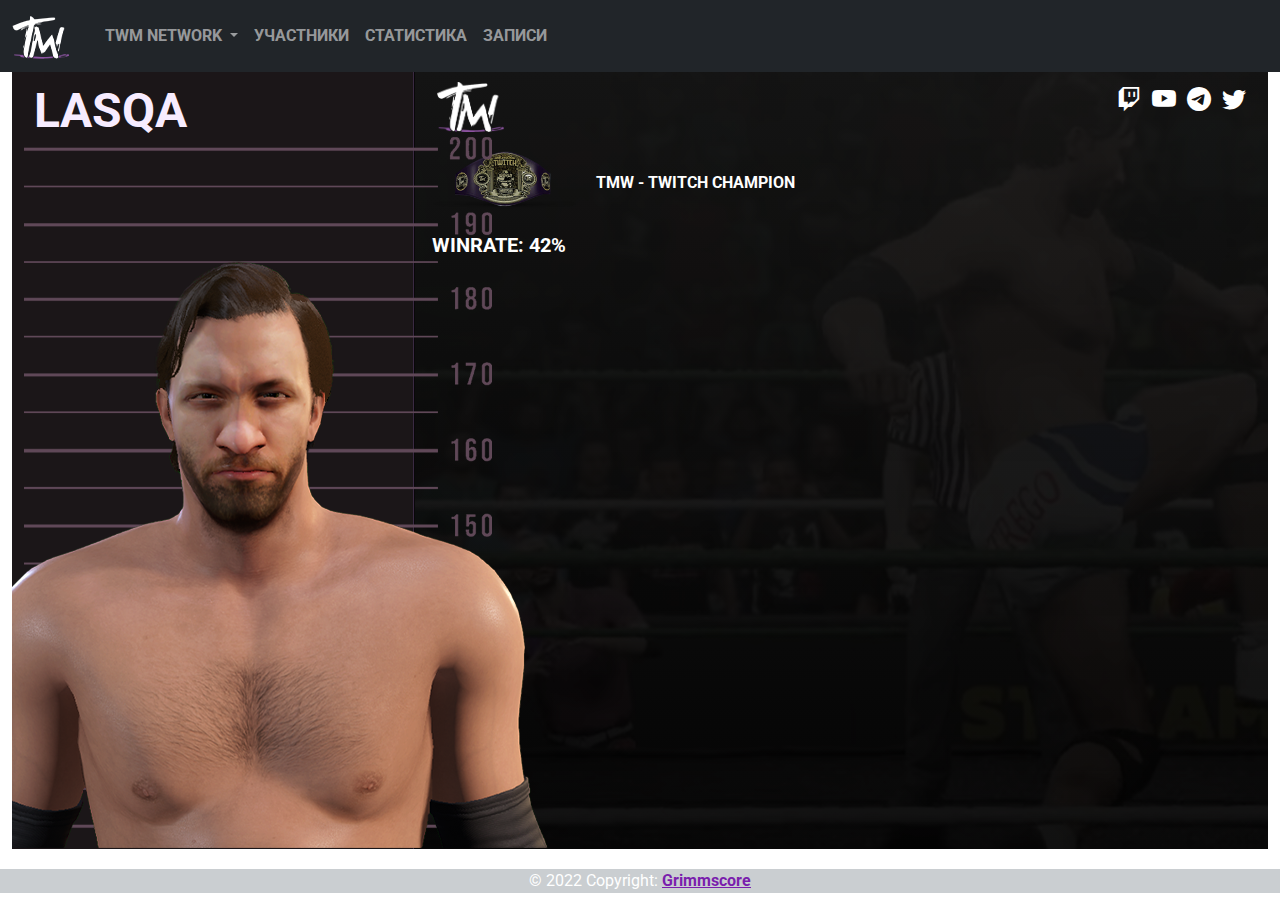
<file: wrestlers/lasqa.html>
<!doctype html>
<html lang="ru">
  <head>
    <meta charset="utf-8">
    <meta name="viewport" content="width=device-width, initial-scale=1">
	<meta property="og:url" content="https://grimmscore.github.io/twitchmadness/">
	<meta property="og:image" content="https://grimmscore.github.io/twitchmadness/images/twm.jpg">
	<meta property="og:title" content="Twitch Madness Wrestling">
	<meta property="og:description" content="Twitch Madness & Vision News & Info">
	<meta property="og:type" content="website">
	<meta name="description" content="Twitch Madness & Vision News & Info">
	<meta name="keywords" content="TMW,Twitch Madness,Twitch Madness Wrestling,2022,2023,2024,2025,2026,2027,gaming">
    <title>Lasqa | TMW</title>
	<link rel="apple-touch-icon" sizes="180x180" href="../images/fv/apple-touch-icon.png">
	<link rel="icon" type="image/png" sizes="31x32" href="../images/fv/favicon-31x32.png">
	<link rel="icon" type="image/png" sizes="16x16" href="../images/fv/favicon-16x16.png">
	<link rel="manifest" href="../images/fv/site.webmanifest">
	<link rel="mask-icon" href="../images/fv/safari-pinned-tab.svg" color="#5bbad5">
	<link rel="icon" type="image/x-icon" href="../images/fv/favicon.ico">
	<meta name="msapplication-TileColor" content="#da532c">
	<meta name="theme-color" content="#ffffff">
    <!-- Bootstrap Font Icon CSS -->
    <link rel="stylesheet" href="https://cdn.jsdelivr.net/npm/bootstrap-icons@1.5.0/font/bootstrap-icons.css">
	<link href="../styles/main2.css" rel="stylesheet">
<link href="../styles/bootstrap.css" rel="stylesheet">
<script src="https://ajax.googleapis.com/ajax/libs/jquery/3.6.0/jquery.min.js"></script>
<script src="../scripts/playerData.js"></script>
<script src="https://cdn.jsdelivr.net/npm/bootstrap@5.2.1/dist/js/bootstrap.bundle.min.js" integrity="sha384-u1OknCvxWvY5kfmNBILK2hRnQC3Pr17a+RTT6rIHI7NnikvbZlHgTPOOmMi466C8" crossorigin="anonymous"></script>
<script src="../scripts/scroll.js"></script>
<script> 
$(function(){
  $("#header").load("../nav.html"); 
  $("#footer").load("../footer.html"); 
});
</script> 
<style>
@import url('https://fonts.googleapis.com/css2?family=Nunito:ital,wght@0,200;0,300;0,400;0,500;0,600;0,700;0,800;0,900;1,200;1,300;1,400;1,500;1,600;1,700;1,800;1,900&family=PT+Sans+Narrow:wght@400;700&family=Roboto:ital,wght@0,100;0,300;0,400;0,500;0,700;0,900;1,100;1,300;1,400;1,500;1,700;1,900&display=swap');
</style>
  </head>
  <body>
<div id="header"></div>

<div class="container">

<div class="container">
  <div class="row row-cols-auto">
    <div class="col col-3 pmw-info-left">
	<h1 class="tmw-name">Lasqa</h1>
	<div class="singles_wrestler_image" style="background:url('../images/wrestlers/xl/lasqa.png')"></div>  
	<div class="singles_wrestler_bg" style="background:url('../images/height.png')"></div>  
    </div>
    <div class="col col-9 pmw-info-right" style="background:linear-gradient(0deg, rgba(0,0,0,0.93) 0%, rgba(20,20,20,0.95) 100%),url('../images/wrestlers/xl/aj2.jpg');">
	
  	<div class="tmw-understats" aria-hidden="true">
	<a target="_blank" href="https://www.twitch.tv/lasqa"><i  class="bi-twitch"></i></a>
	<a target="_blank" href="https://www.youtube.com/c/LasqaHighlights"><i class="bi-youtube"></i></a>
	<a target="_blank" href="https://t.me/lasqastreams"><i  class="bi-telegram"></i></a>
	<a target="_blank" href="https://twitter.com/lasqatv"><i class="bi-twitter"></i></a></div>
	
<div class="tmw-show">
<img aria-label="TMW logo" role="img" alt="TMW logo" title="TMW logo" style="width:67px;height:50px;" src="../images/tmwnetwork/madness_profile.png">
</div>	

<div class="tmw-title">
	<img  class="wwe-championship-belt" src="../images/titles/tmw_champion.png"../> TMW - Twitch Champion
</div>
    <div class="tmw-title" style="width: 300px;z-index:2;">
  	<div style="color:#fff;font-size:20px;	z-index:2;">
	Winrate: 
	<script>
document.write(lasqa.overallWinrate);
	</script>	
		</div>	
    </div>
  </div>
	</div>
  </div>
  </div>
</div>


</div>

<!--
<div class="container" style="margin-top:60px;">
<div class="col">
	<div class="singles_bg">
	<img class="singles_bg_image" />
	<img class="singles_wrestler_image" src="../images/wrestlers/xl/lasqa.png"../>
<div class="wwe-talent__hero--show">
            <picture title="TMW logo" aria-label="TMW logo" role="img">
<img style=""aria-label="TMW logo" role="img" alt="TMW logo" title="TMW logo" srcset="../images/tmwnetwork/madness_profile.png">
</picture>        </div>
  	<div class="tmw-understats" aria-hidden="true"><div style="color:#151515;margin: 0;margin-top: 70px;font-size:20px;">
	<a target="_blank" href="https://www.twitch.tv/lasqa"><i style="font-size:20px;padding:5px;" class="bi-twitch"></i></a>
	<a target="_blank" href="https://www.youtube.com/c/LasqaHighlights"><i style="font-size:20px;padding:5px;" class="bi-youtube"></i></a>
	<a target="_blank" href="https://t.me/lasqastreams"><i style="font-size:20px;padding:5px;" class="bi-telegram"></i></a>
	<a target="_blank" href="https://twitter.com/lasqatv"><i style="font-size:20px;padding:5px;" class="bi-twitter"></i></a></div>
	</div>
<div class="wwe-talent__hero--stats-btn-wrapper">
  <button class="info-btn" type="button" data-bs-toggle="collapse" data-bs-target="#collapseStats" aria-expanded="false" aria-controls="collapseStats">
    Superstar stats
  </button>
<div style="min-height: 120px;">
  <div class="collapse collapse-horizontal" id="collapseStats">
    <div class="card card-body" style="width: 300px;">
  	<div style="color:#151515;font-size:20px;">
	Winrate: 
	<script>
document.write(lasqa.overallWinrate);
	</script>	
		</div>
    </div>
  </div>
</div>
  </div>
	</div>
	<div class="tmw-info" aria-hidden="true">
<h1 class="wwe-talent__hero--title">Lasqa</h1>
	<img  class="wwe-championship-belt" src="../images/titles/tmw_champion.png"../> TMW - Twitch Champion
	</div>



</div>
  </div>

-->







  </body>
<div id="footer"></div>
</html>
</file>
<file: styles/main2.css>
* {
font-family: 'Roboto', sans-serif;
}
a {
	color: #c790ff;
	text-decoration: none;
	font-weight: bold;
}

a:hover {
	color:#7f00ff;
}



.wrapper {
	display: flex;
	justify-content: center;
	gap: 25px;
	flex-flow: row wrap;
}

::selection {
	color:#fff;
	background: #a438ff; /* WebKit/Blink Browsers */
}
::-moz-selection {
	color:#fff;
	background: #a438ff; /* Gecko Browsers */
}
.tile {
	align-self: flex-start;
}
.categoryTitle{
align-self: flex-start;
}

body {
	background:#ffffff;
}
.events_upnext{
color:#fff;
padding-left:10px;
padding-top:10px;
text-transform:uppercase;
font-weight:bold;
}
.subtitle
{
	color:#fff;
}

.tmwrestlers-champions--info {
    background: linear-gradient(to bottom,transparent 0%,rgba(0,0,0,0.9) 100%);
    left: 0;
    right: 0;
    bottom: 0;
    padding: 1rem 1rem 1.5rem;
    color: #fff;
    font-weight: bold;
position:absolute;

}
.tmwrestlers-champions--name {
    font-size: 24px;
    line-height: 2;
}
.tmwrestlers--name {
    font-size: 24px;
    line-height: 1;
}
.tmwrestlers-champions--championship {
    font-size:14px;
    line-height: 0;
}
.tmwrestlers-container {
    height: 370px;
    width: 364px;
  position: relative;
  overflow: hidden;
background: linear-gradient(0deg, rgba(23,15,31,1) 0%, rgba(23,15,31,1) 95%, rgba(23,15,31,0) 95%);

}

.tmadness-player {
    height: 64px;
    width: 64px;
background: linear-gradient(0deg, rgba(126,63,190,1) 0%, rgba(126,63,190,1) 90%, rgba(126,63,190,0) 90%);

}

.vision-player {
    height: 64px;
    width: 64px;
background: linear-gradient(0deg, rgba(23,15,31,1) 0%, rgba(184,49,51,1) 90%, rgba(184,49,51,0) 90%);

}
.tmwrestlers-image {
    height: 360px;
    width: 364px;
max-height:360px;
  position: absolute;
  bottom: 0;
  transition: transform 0.3s ease;
  transform: scale(1);
  transform-origin: bottom center;
}

.tmwrestlers-image:hover {
  transform: scale(1.02);
	
}

.tmw{
    align-items: stretch;
    display: block;
    flex-basis: 0;
    flex-grow: 1;
    flex-shrink: 1;
    min-height: -webkit-min-content;
    min-height: -moz-min-content;
    min-height: min-content;
	min-width:364px;
}

.tmw.is-wrestler {
    padding: 0.5rem;
}

html.has-navbar-fixed-top, body.has-navbar-fixed-top {
    padding-top: 4.25rem;
}

.navbar.is-dark {
    background-color: #222222;
    color: #aaaaaa;
	padding:10px;
}
.navbar.is-dark .navbar-start > .navbar-item, .navbar.is-dark .navbar-start .navbar-link, .navbar.is-dark .navbar-end > .navbar-item, .navbar.is-dark .navbar-end .navbar-link {
    color: #aaaaaa;
font-family: 'Nunito', sans-serif;

    font-size: 16px;
  transition: ease-out 150ms;
}
	

.navbar-link:hover {
	    transition: ease-out 150ms;
}


.col-sm {
	text-align:center;
	background:#007b2a;
	padding:12px;
}



.headwrap {
	background: #1f1f1d;
	display: flex;
	border-bottom: 1px solid #404040;

}

.js-scroll {
  transition: background-color 500ms;
}
 
.js-scroll.scrolled {
  background-color: aquamarine;
}

thead {
background:#fff;
}

/* Singles Pages */
.singles_bg {
  position: relative;
  margin-left: auto; 
  margin-right: auto; 
    width: 1600px;
    height: auto;
    min-height: 777px;
}
.singles_bg_image {
position:absolute;
    width: 1600px;
    height: 777px;
    min-height: 777px;
background: rgb(194,194,194);
border: none;
background: linear-gradient(0deg, rgba(232,232,232,0.8141631652661064) 0%, rgba(255,255,255,0.861782212885154) 100%), url('/images/wrestlers/xl/aj2.jpg');

}
.bi-twitch
{
color:#fff;
padding-right:5px;
}
.bi-twitch:hover
{
color:#9146FF;
}
.bi-youtube
{
color:#fff;
padding-right:5px;
}
.bi-youtube:hover
{
color:#FF0000;
}
.bi-telegram
{
color:#fff;
padding-right:5px;
}
.bi-telegram:hover
{
color:#2AABEE;
}
.bi-twitter
{
color:#fff;
}
.bi-twitter:hover
{
color:#1DA1F2;
}
.singles_wrestler_image {
    width: 696px;
    height: 693px;
	margin-left:-12px;
	position:absolute; 
	top:155px;
	z-index:2;
}
.singles_wrestler_bg {
    width: 468px;
    height: 700px;
	position:absolute; 
	top:137px;
	z-index:1;
}



#page {
    position: relative;
    left: 0;
    transition: left 0.25s linear;
}

.l-page {
    overflow: hidden;
}
.l-page .l-page {
    overflow: visible;
}
.l-hybrid-col-frame {
    padding-bottom: 8rem;
}
.l-hybrid-col-frame_top, .l-hybrid-col-frame_bottom, .l-hybrid-col-frame_col-wrap, .l-hybrid-col-frame_breaker-wrap {
    width: 100%;
    clear: both;
}
.wwe-talent__hero--stats-btn-wrapper {
    position: relative;
right: -100%;
top:50px;
}
.info-btn {
    display: block;
    height: 60px;
    width: 100%;
    padding: 10px;
    background: #ec1927;
    position: absolute;
    top: 0;
    left: 0;
    height: 70px;
    width: auto;
    padding: 0 30px 0 0;
    -webkit-transform: rotate(90deg);
    transform: rotate(90deg);
    -webkit-transform-origin: top left;
    transform-origin: top left;
    font-size: 32px;
    line-height: 70px;
    background: #a000eb;
    border: none;
    pointer-events: auto;
    color: #fff;
    font-family: 'Roboto';
    font-size: 1.5rem;
    font-weight: bold;
    letter-spacing: 0.1em;
    text-transform: capitalize;
}
.info-btn:before {
	content: "\21E3";
    position: relative;
    float: left;
    top: 0;
    left: 0;
    height: 100%;
    width: 66px;
    background: #8500c3;
    margin-right: 30px;
    font-family: 'icons';
    font-size: 2.8rem;
}
.tmw-show {
    position: relative;
    -webkit-order: 2;
    -ms-flex-order: 2;
	float:left;
    order: 2;
	padding:10px;
}
.tmw-title {
    position: relative;
    -webkit-order: 2;
    -ms-flex-order: 2;
	float:left;
    order: 1;
	padding:5px;
    font-weight: bold;
	width:100%;
	margin: auto;
    text-transform: uppercase;
}
.tmw-understats {
    color: #fff;
    font-weight: bold;
    text-transform: uppercase;
	text-align:right;
	width:70%;
	float:right;
	padding:10px;
	font-size:24px;
}
.tmw-name {
	width:100%;
    color: #f7ecff;
    font-weight: bold;
    text-transform: uppercase;
	text-align:left;
	padding:10px;
	font-size:48px;
}
.tmw-info {
	border-bottom:1px solid #64195d;
	border-top:1px solid #64195d;
    left: 0;
	top: 0%;
	width:670px;
    left: 50%;
    color: #151515;
    font-weight: bold;
	position:absolute;
    font-weight: bold;
    text-transform: uppercase;
}
.wwe-talent__hero--title {
    position: relative;
    display: block;
    width: 100%;
    margin: 0;
    padding-right: 40px;
    font-family: 'Roboto';
    font-size: 64px;
    font-weight: bold;
    text-transform: uppercase;
}
.tabulator-row.tabulator-group span
{
display:none;
}

.wwe-championship-belt {
    display: inline-block;
    vertical-align: middle;
    padding-right: 15px;
    width: 160px;
    margin-top: -8px;
}

.pmw-info-left {
	border-right:1px solid #3a2a42;
	background: #1b1618;
	color:#fff;
}
.pmw-info-right {
	border-left:1px solid #080609;
	background: #141414;
	color:#fff;
	min-height:777px;
}
</file>
<file: styles/main.css>
* {
font-family: 'Roboto', sans-serif;
}
a {
	color: #c790ff;
	text-decoration: none;
	font-weight: bold;
}

a:hover {
	color:#7f00ff;
}
.wrapper {
	display: flex;
	justify-content: center;
	gap: 25px;
	flex-flow: row wrap;
}

::selection {
	color:#fff;
	background: #a438ff; /* WebKit/Blink Browsers */
}
::-moz-selection {
	color:#fff;
	background: #a438ff; /* Gecko Browsers */
}
.container{
transition: left 0.25s linear;
margin: auto;
}
body {
	background:#ffffff;
}
.events_upnext{
color:#fff;
padding-left:10px;
padding-top:10px;
text-transform:uppercase;
font-weight:bold;
}
.subtitle
{
	color:#fff;
}
.carder
{
}
.tmwrestlers-champions--info {
    background: linear-gradient(to bottom,transparent 0%,rgba(0,0,0,0.9) 100%);
    left: 0;
    right: 0;
    bottom: 0;
    padding: 1rem 1rem 1.5rem;
    color: #fff;
    font-weight: bold;
position:absolute;

}
.tmwrestlers-champions--name {
    font-size: 24px;
    line-height: 2;
}
.tmwrestlers-champions--championship {
    font-size:14px;
    line-height: 0;
}
.tmwrestlers--name {
    font-size: 24px;
    line-height: 0.9;
}
.tmwrestlers-container {
    height: 370px;
    width: 364px;
  position: relative;
  overflow: hidden;
background: linear-gradient(0deg, rgba(23,15,31,1) 0%, rgba(23,15,31,1) 95%, rgba(23,15,31,0) 95%);

}
.tmwrestlers-image {
    height: 360px;
    width: 364px;
max-height:360px;
  position: absolute;
  bottom: 0;
  transition: transform 0.3s ease;
  transform: scale(1);
  transform-origin: bottom center;
}

.tmwrestlers-image:hover {
  transform: scale(1.02);
}
	
.tmwrestlers-bottom {
display: block;
    position: relative;
    margin: 0;
    padding: 0;
  height: auto;
}

.tmw{
    align-items: stretch;
    display: block;
    flex-basis: 0;
    flex-grow: 1;
    flex-shrink: 1;
    min-height: -webkit-min-content;
    min-height: -moz-min-content;
    min-height: min-content;
	min-width:364px;
}

.tmw.is-wrestler {
    padding: 0.5rem;
}

html.has-navbar-fixed-top, body.has-navbar-fixed-top {
    padding-top: 4.25rem;
}

.navbar.is-dark {
    background-color: #222222;
    color: #aaaaaa;
	padding:10px;
}
.navbar.is-dark .navbar-start > .navbar-item, .navbar.is-dark .navbar-start .navbar-link, .navbar.is-dark .navbar-end > .navbar-item, .navbar.is-dark .navbar-end .navbar-link {
    color: #aaaaaa;
font-family: 'Nunito', sans-serif;

    font-size: 16px;
  transition: ease-out 150ms;
}
	

.navbar-link:hover {
	    transition: ease-out 150ms;
}

.events_upcoming{
color:#fff;
padding-left:10px;
text-transform:uppercase;
font-weight:bold;
}
.event_head {
    position: relative;
    height: auto;
    width: 100%;
	min-width:238px;
}
.events {
    display: flex;
    flex-wrap: wrap;
}
.event_headliner {
	    flex-grow: 1!important;
    flex: 0 50%;
    box-sizing: border-box;
    -webkit-font-smoothing: antialiased;
	padding:10px;
}
.event_logo img {
    display: block;
    line-height: 0;
    height: auto;
    width: 100%;
    border-radius: 3px 3px 0px 0px;
	border:0px solid #00d93f;
	border-bottom: none;
}
.event_upc_title {
color:#fff;
font-size: 13px;
padding:10px;
font-weight:bold;
text-align:center;
background-color: #0c0c0d;

}
.event_xbox {
color:#fff;
font-size: 13px;
padding:10px;
font-weight:bold;
text-align:center;
background-color: #107C10;

}

.event_title {
color:#fff;
font-size: 24px;
font-weight:bold;
text-align:center;
padding:10px;
background-color: #00521c;
}
.col-sm {
	text-align:center;
	background:#007b2a;
	padding:12px;
}

.event_date {
color:#fff;
font-size:12px;
font-weight:bold;
display:inline-block;
}
.countdown {
color:#fff;
font-weight:bold;
font-size:25px;	
display:inline-block;
margin-bottom:5px;
}

thead {
    border-radius: 3px;
}	
.headwrap {
	background: #1f1f1d;
	display: flex;
	border-bottom: 1px solid #404040;

}

.js-scroll {
  transition: background-color 500ms;
}
 
.js-scroll.scrolled {
  background-color: aquamarine;
}
table {
	border:1px solid #000;
}
td, col, th {
		border:1px solid #000;
	padding:10px;
}
</file>
